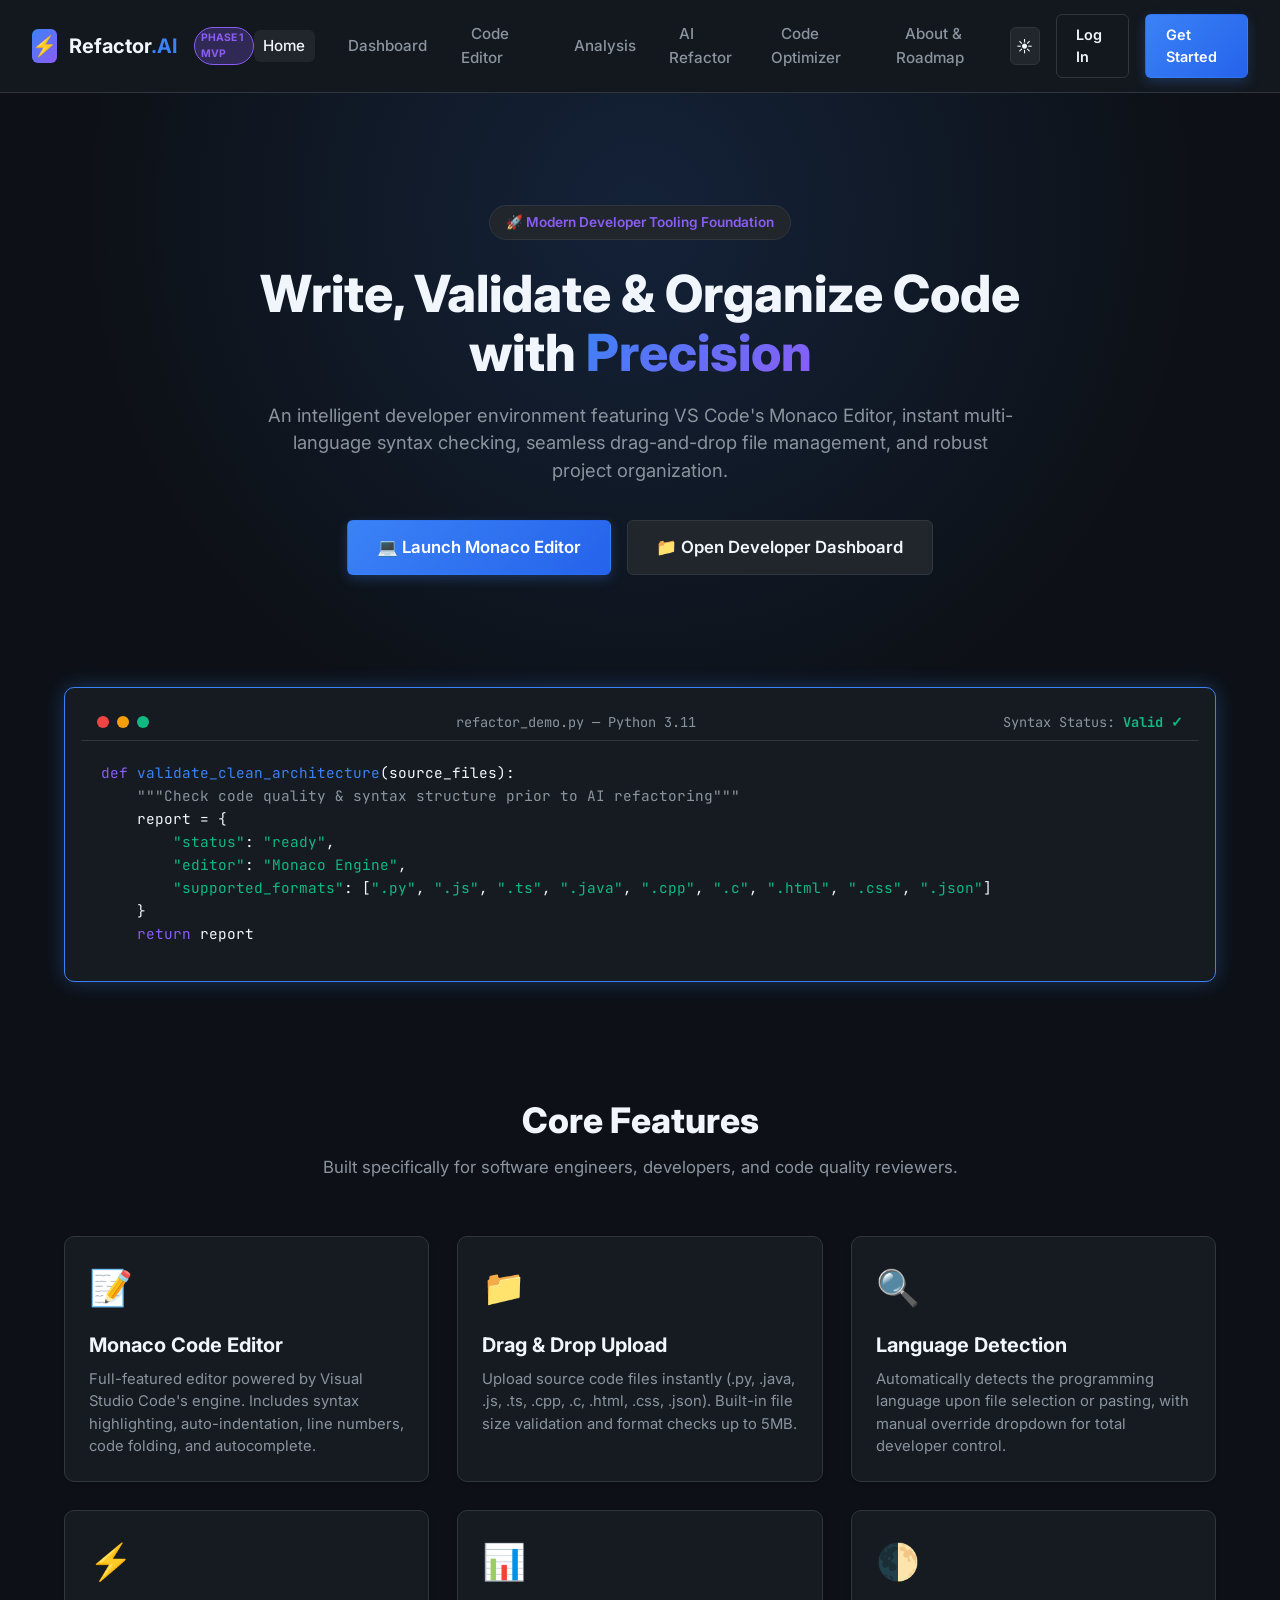
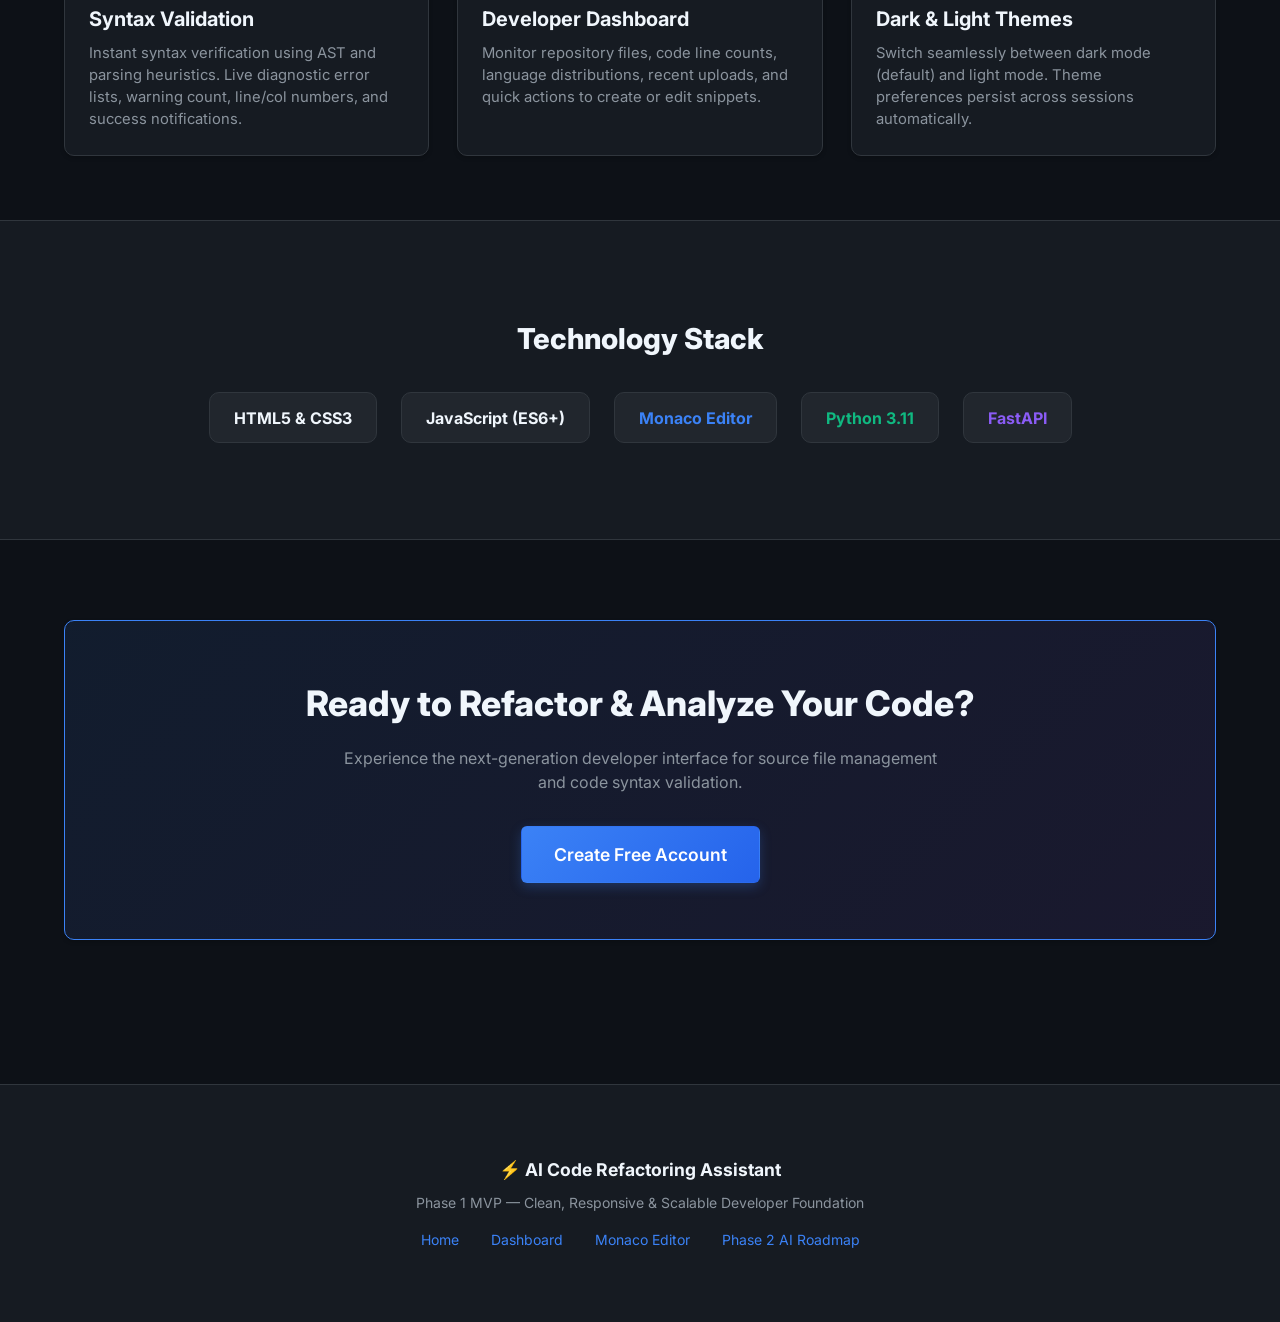
<file: frontend/index.html>
<!DOCTYPE html>
<html lang="en" data-theme="dark">
<head>
  <meta charset="UTF-8">
  <meta name="viewport" content="width=device-width, initial-scale=1.0">
  <title>AI Code Refactoring Assistant - Developer Code Platform</title>
  <meta name="description" content="Elevate your code quality with an online Monaco editor, automated language detection, multi-language syntax validation, and file management.">
  <link rel="stylesheet" href="css/main.css">
  <link rel="preconnect" href="https://fonts.googleapis.com">
  <link rel="preconnect" href="https://fonts.gstatic.com" crossorigin>
  <link href="https://fonts.googleapis.com/css2?family=Inter:wght@400;500;600;700;800&family=JetBrains+Mono:wght@400;500;700&display=swap" rel="stylesheet">
</head>
<body>

  <!-- Navigation Bar -->
  <nav class="navbar">
    <a href="index.html" class="nav-brand">
      <div class="brand-icon">⚡</div>
      <span>Refactor<span style="color: var(--primary-blue)">.AI</span></span>
      <span class="brand-badge">Phase 1 MVP</span>
    </a>

    <ul class="nav-links">
      <li><a href="index.html" class="nav-link active">Home</a></li>
      <li><a href="dashboard.html" class="nav-link">Dashboard</a></li>
      <li><a href="editor.html" class="nav-link">Code Editor</a></li>
      <li><a href="analysis-dashboard.html" class="nav-link">Analysis</a></li>
      <li><a href="ai-refactor.html" class="nav-link">AI Refactor</a></li>
      <li><a href="optimizer.html" class="nav-link">Code Optimizer</a></li>
      <li><a href="about.html" class="nav-link">About & Roadmap</a></li>
    </ul>

    <div class="nav-actions">
      <button class="theme-toggle-btn" id="theme-toggle-nav" title="Switch Theme">☀️</button>
      <a href="login.html" class="btn btn-outline">Log In</a>
      <a href="register.html" class="btn btn-primary">Get Started</a>
      <button class="mobile-menu-btn" aria-label="Toggle navigation menu">☰</button>
    </div>
  </nav>

  <!-- Hero Section -->
  <header style="padding: 5rem 1.5rem; text-align: center; background: radial-gradient(circle at 50% 20%, rgba(59, 130, 246, 0.15), transparent 70%);">
    <div class="container" style="max-width: 900px;">
      <div style="display: inline-flex; align-items: center; gap: 0.5rem; padding: 0.4rem 1rem; background-color: var(--bg-tertiary); border: 1px solid var(--border-color); border-radius: var(--radius-full); font-size: 0.85rem; color: var(--accent-purple); font-weight: 600; margin-bottom: 1.5rem;">
        🚀 Modern Developer Tooling Foundation
      </div>
      <h1 style="font-size: 3.2rem; font-weight: 800; line-height: 1.15; margin-bottom: 1.25rem;">
        Write, Validate & Organize Code with <span style="background: linear-gradient(135deg, var(--primary-blue), var(--accent-purple)); -webkit-background-clip: text; -webkit-text-fill-color: transparent;">Precision</span>
      </h1>
      <p style="font-size: 1.15rem; color: var(--text-muted); margin-bottom: 2.25rem; max-width: 750px; margin-left: auto; margin-right: auto;">
        An intelligent developer environment featuring VS Code's Monaco Editor, instant multi-language syntax checking, seamless drag-and-drop file management, and robust project organization.
      </p>

      <div style="display: flex; gap: 1rem; justify-content: center; flex-wrap: wrap;">
        <a href="editor.html" class="btn btn-primary" style="padding: 0.85rem 1.8rem; font-size: 1.05rem;">
          <span>💻 Launch Monaco Editor</span>
        </a>
        <a href="dashboard.html" class="btn btn-secondary" style="padding: 0.85rem 1.8rem; font-size: 1.05rem;">
          <span>📁 Open Developer Dashboard</span>
        </a>
      </div>
    </div>
  </header>

  <!-- Interactive Code Workspace Preview Banner -->
  <section class="container" style="margin-top: -2rem;">
    <div class="card" style="padding: 1rem; background-color: var(--bg-secondary); border-color: var(--primary-blue); box-shadow: var(--shadow-glow);">
      <div style="display: flex; align-items: center; justify-content: space-between; padding: 0.5rem 1rem; border-bottom: 1px solid var(--border-color); font-family: var(--font-mono); font-size: 0.85rem; color: var(--text-muted);">
        <div style="display: flex; gap: 0.5rem;">
          <span style="width: 12px; height: 12px; border-radius: 50%; background: #ef4444; display: inline-block;"></span>
          <span style="width: 12px; height: 12px; border-radius: 50%; background: #f59e0b; display: inline-block;"></span>
          <span style="width: 12px; height: 12px; border-radius: 50%; background: #10b981; display: inline-block;"></span>
        </div>
        <div>refactor_demo.py — Python 3.11</div>
        <div>Syntax Status: <span style="color: var(--success-green); font-weight: 700;">Valid ✓</span></div>
      </div>
      <pre style="padding: 1.25rem; font-family: var(--font-mono); font-size: 0.9rem; overflow-x: auto; color: var(--text-main); line-height: 1.6;">
<span style="color: #8b5cf6;">def</span> <span style="color: #3b82f6;">validate_clean_architecture</span>(source_files):
    <span style="color: #8b949e;">"""Check code quality & syntax structure prior to AI refactoring"""</span>
    report = {
        <span style="color: #10b981;">"status"</span>: <span style="color: #10b981;">"ready"</span>,
        <span style="color: #10b981;">"editor"</span>: <span style="color: #10b981;">"Monaco Engine"</span>,
        <span style="color: #10b981;">"supported_formats"</span>: [<span style="color: #10b981;">".py"</span>, <span style="color: #10b981;">".js"</span>, <span style="color: #10b981;">".ts"</span>, <span style="color: #10b981;">".java"</span>, <span style="color: #10b981;">".cpp"</span>, <span style="color: #10b981;">".c"</span>, <span style="color: #10b981;">".html"</span>, <span style="color: #10b981;">".css"</span>, <span style="color: #10b981;">".json"</span>]
    }
    <span style="color: #8b5cf6;">return</span> report</pre>
    </div>
  </section>

  <!-- Core Features Section -->
  <section class="container" style="padding-top: 5rem; padding-bottom: 4rem;">
    <div style="text-align: center; margin-bottom: 3.5rem;">
      <h2 style="font-size: 2.2rem; font-weight: 800; margin-bottom: 0.5rem;">Core Features</h2>
      <p style="color: var(--text-muted); font-size: 1.05rem;">Built specifically for software engineers, developers, and code quality reviewers.</p>
    </div>

    <div style="display: grid; grid-template-columns: repeat(auto-fit, minmax(300px, 1fr)); gap: 1.75rem;">
      
      <div class="card">
        <div style="font-size: 2.2rem; margin-bottom: 1rem; color: var(--primary-blue);">📝</div>
        <h3 style="font-size: 1.25rem; font-weight: 700; margin-bottom: 0.5rem;">Monaco Code Editor</h3>
        <p style="color: var(--text-muted); font-size: 0.925rem;">
          Full-featured editor powered by Visual Studio Code's engine. Includes syntax highlighting, auto-indentation, line numbers, code folding, and autocomplete.
        </p>
      </div>

      <div class="card">
        <div style="font-size: 2.2rem; margin-bottom: 1rem; color: var(--accent-purple);">📁</div>
        <h3 style="font-size: 1.25rem; font-weight: 700; margin-bottom: 0.5rem;">Drag & Drop Upload</h3>
        <p style="color: var(--text-muted); font-size: 0.925rem;">
          Upload source code files instantly (.py, .java, .js, .ts, .cpp, .c, .html, .css, .json). Built-in file size validation and format checks up to 5MB.
        </p>
      </div>

      <div class="card">
        <div style="font-size: 2.2rem; margin-bottom: 1rem; color: var(--success-green);">🔍</div>
        <h3 style="font-size: 1.25rem; font-weight: 700; margin-bottom: 0.5rem;">Language Detection</h3>
        <p style="color: var(--text-muted); font-size: 0.925rem;">
          Automatically detects the programming language upon file selection or pasting, with manual override dropdown for total developer control.
        </p>
      </div>

      <div class="card">
        <div style="font-size: 2.2rem; margin-bottom: 1rem; color: var(--warning-amber);">⚡</div>
        <h3 style="font-size: 1.25rem; font-weight: 700; margin-bottom: 0.5rem;">Syntax Validation</h3>
        <p style="color: var(--text-muted); font-size: 0.925rem;">
          Instant syntax verification using AST and parsing heuristics. Live diagnostic error lists, warning count, line/col numbers, and success notifications.
        </p>
      </div>

      <div class="card">
        <div style="font-size: 2.2rem; margin-bottom: 1rem; color: var(--primary-blue);">📊</div>
        <h3 style="font-size: 1.25rem; font-weight: 700; margin-bottom: 0.5rem;">Developer Dashboard</h3>
        <p style="color: var(--text-muted); font-size: 0.925rem;">
          Monitor repository files, code line counts, language distributions, recent uploads, and quick actions to create or edit snippets.
        </p>
      </div>

      <div class="card">
        <div style="font-size: 2.2rem; margin-bottom: 1rem; color: var(--accent-purple);">🌓</div>
        <h3 style="font-size: 1.25rem; font-weight: 700; margin-bottom: 0.5rem;">Dark & Light Themes</h3>
        <p style="color: var(--text-muted); font-size: 0.925rem;">
          Switch seamlessly between dark mode (default) and light mode. Theme preferences persist across sessions automatically.
        </p>
      </div>

    </div>
  </section>

  <!-- Technology Stack Badges -->
  <section style="background-color: var(--bg-secondary); border-top: 1px solid var(--border-color); border-bottom: 1px solid var(--border-color); padding: 4rem 1.5rem;">
    <div class="container" style="text-align: center;">
      <h2 style="font-size: 1.8rem; font-weight: 800; margin-bottom: 2rem;">Technology Stack</h2>
      
      <div style="display: flex; justify-content: center; align-items: center; gap: 1.5rem; flex-wrap: wrap;">
        <div style="padding: 0.8rem 1.5rem; background-color: var(--bg-tertiary); border: 1px solid var(--border-color); border-radius: var(--radius-md); font-weight: 700;">HTML5 & CSS3</div>
        <div style="padding: 0.8rem 1.5rem; background-color: var(--bg-tertiary); border: 1px solid var(--border-color); border-radius: var(--radius-md); font-weight: 700;">JavaScript (ES6+)</div>
        <div style="padding: 0.8rem 1.5rem; background-color: var(--bg-tertiary); border: 1px solid var(--border-color); border-radius: var(--radius-md); font-weight: 700; color: var(--primary-blue);">Monaco Editor</div>
        <div style="padding: 0.8rem 1.5rem; background-color: var(--bg-tertiary); border: 1px solid var(--border-color); border-radius: var(--radius-md); font-weight: 700; color: var(--success-green);">Python 3.11</div>
        <div style="padding: 0.8rem 1.5rem; background-color: var(--bg-tertiary); border: 1px solid var(--border-color); border-radius: var(--radius-md); font-weight: 700; color: var(--accent-purple);">FastAPI</div>
      </div>
    </div>
  </section>

  <!-- CTA Section -->
  <section class="container" style="padding: 5rem 1.5rem; text-align: center;">
    <div class="card" style="padding: 3.5rem 2rem; background: linear-gradient(135deg, rgba(59, 130, 246, 0.1), rgba(139, 92, 246, 0.1)); border-color: var(--primary-blue);">
      <h2 style="font-size: 2.2rem; font-weight: 800; margin-bottom: 1rem;">Ready to Refactor & Analyze Your Code?</h2>
      <p style="color: var(--text-muted); max-width: 600px; margin: 0 auto 2rem auto;">
        Experience the next-generation developer interface for source file management and code syntax validation.
      </p>
      <a href="register.html" class="btn btn-primary" style="padding: 0.9rem 2rem; font-size: 1.1rem;">Create Free Account</a>
    </div>
  </section>

  <!-- Footer -->
  <footer class="footer">
    <div class="container">
      <div style="font-weight: 700; font-size: 1.1rem; color: var(--text-main); margin-bottom: 0.5rem;">
        ⚡ AI Code Refactoring Assistant
      </div>
      <p>Phase 1 MVP — Clean, Responsive & Scalable Developer Foundation</p>
      <ul class="footer-links">
        <li><a href="index.html">Home</a></li>
        <li><a href="dashboard.html">Dashboard</a></li>
        <li><a href="editor.html">Monaco Editor</a></li>
        <li><a href="about.html">Phase 2 AI Roadmap</a></li>
      </ul>
    </div>
  </footer>

  <script src="js/api.js"></script>
  <script src="js/app.js"></script>
</body>
</html>
</file>
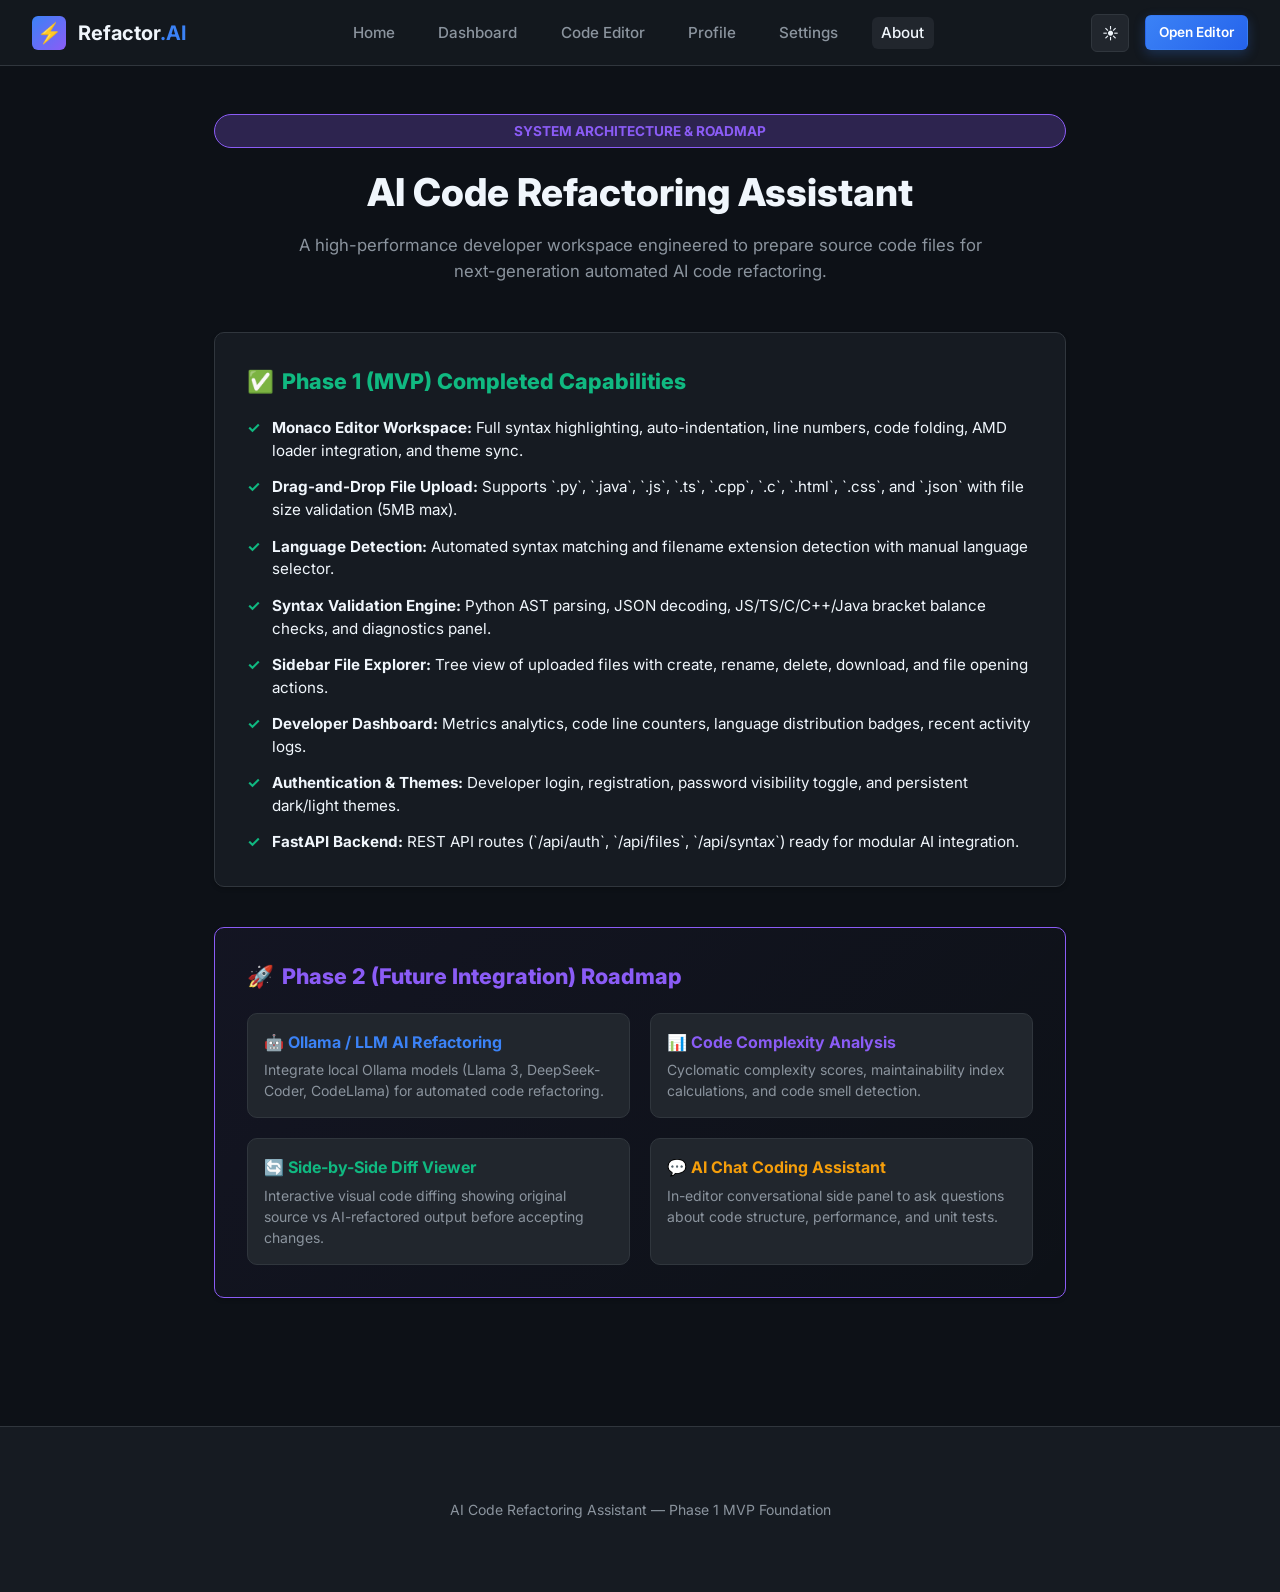
<file: frontend/about.html>
<!DOCTYPE html>
<html lang="en" data-theme="dark">
<head>
  <meta charset="UTF-8">
  <meta name="viewport" content="width=device-width, initial-scale=1.0">
  <title>About & Phase 2 Roadmap - AI Code Refactoring Assistant</title>
  <link rel="stylesheet" href="css/main.css">
  <link rel="preconnect" href="https://fonts.googleapis.com">
  <link rel="preconnect" href="https://fonts.gstatic.com" crossorigin>
  <link href="https://fonts.googleapis.com/css2?family=Inter:wght@400;500;600;700;800&family=JetBrains+Mono:wght@400;500;700&display=swap" rel="stylesheet">
</head>
<body>

  <!-- Navigation Bar -->
  <nav class="navbar">
    <a href="index.html" class="nav-brand">
      <div class="brand-icon">⚡</div>
      <span>Refactor<span style="color: var(--primary-blue)">.AI</span></span>
    </a>

    <ul class="nav-links">
      <li><a href="index.html" class="nav-link">Home</a></li>
      <li><a href="dashboard.html" class="nav-link">Dashboard</a></li>
      <li><a href="editor.html" class="nav-link">Code Editor</a></li>
      <li><a href="profile.html" class="nav-link">Profile</a></li>
      <li><a href="settings.html" class="nav-link">Settings</a></li>
      <li><a href="about.html" class="nav-link active">About</a></li>
    </ul>

    <div class="nav-actions">
      <button class="theme-toggle-btn" title="Switch Theme">☀️</button>
      <a href="editor.html" class="btn btn-primary" style="padding: 0.4rem 0.8rem; font-size: 0.85rem;">Open Editor</a>
    </div>
  </nav>

  <main class="container" style="max-width: 900px; padding-top: 3rem; padding-bottom: 4rem;">
    <!-- Header -->
    <div style="text-align: center; margin-bottom: 3rem;">
      <div class="brand-badge" style="margin: 0 auto 1rem auto; padding: 0.35rem 0.85rem; font-size: 0.85rem;">System Architecture & Roadmap</div>
      <h1 style="font-size: 2.4rem; font-weight: 800; margin-bottom: 0.75rem;">AI Code Refactoring Assistant</h1>
      <p style="color: var(--text-muted); font-size: 1.05rem; max-width: 700px; margin: 0 auto;">
        A high-performance developer workspace engineered to prepare source code files for next-generation automated AI code refactoring.
      </p>
    </div>

    <!-- Phase 1 Deliverables Section -->
    <div class="card" style="padding: 2rem; margin-bottom: 2.5rem;">
      <h2 style="font-size: 1.35rem; font-weight: 800; color: var(--success-green); display: flex; align-items: center; gap: 0.5rem; margin-bottom: 1.25rem;">
        <span>✅</span> <span>Phase 1 (MVP) Completed Capabilities</span>
      </h2>
      <ul style="list-style: none; display: flex; flex-direction: column; gap: 0.85rem; font-size: 0.95rem;">
        <li style="display: flex; gap: 0.75rem; align-items: flex-start;">
          <span style="color: var(--success-green); font-weight: 700;">✓</span>
          <span><strong>Monaco Editor Workspace:</strong> Full syntax highlighting, auto-indentation, line numbers, code folding, AMD loader integration, and theme sync.</span>
        </li>
        <li style="display: flex; gap: 0.75rem; align-items: flex-start;">
          <span style="color: var(--success-green); font-weight: 700;">✓</span>
          <span><strong>Drag-and-Drop File Upload:</strong> Supports `.py`, `.java`, `.js`, `.ts`, `.cpp`, `.c`, `.html`, `.css`, and `.json` with file size validation (5MB max).</span>
        </li>
        <li style="display: flex; gap: 0.75rem; align-items: flex-start;">
          <span style="color: var(--success-green); font-weight: 700;">✓</span>
          <span><strong>Language Detection:</strong> Automated syntax matching and filename extension detection with manual language selector.</span>
        </li>
        <li style="display: flex; gap: 0.75rem; align-items: flex-start;">
          <span style="color: var(--success-green); font-weight: 700;">✓</span>
          <span><strong>Syntax Validation Engine:</strong> Python AST parsing, JSON decoding, JS/TS/C/C++/Java bracket balance checks, and diagnostics panel.</span>
        </li>
        <li style="display: flex; gap: 0.75rem; align-items: flex-start;">
          <span style="color: var(--success-green); font-weight: 700;">✓</span>
          <span><strong>Sidebar File Explorer:</strong> Tree view of uploaded files with create, rename, delete, download, and file opening actions.</span>
        </li>
        <li style="display: flex; gap: 0.75rem; align-items: flex-start;">
          <span style="color: var(--success-green); font-weight: 700;">✓</span>
          <span><strong>Developer Dashboard:</strong> Metrics analytics, code line counters, language distribution badges, recent activity logs.</span>
        </li>
        <li style="display: flex; gap: 0.75rem; align-items: flex-start;">
          <span style="color: var(--success-green); font-weight: 700;">✓</span>
          <span><strong>Authentication & Themes:</strong> Developer login, registration, password visibility toggle, and persistent dark/light themes.</span>
        </li>
        <li style="display: flex; gap: 0.75rem; align-items: flex-start;">
          <span style="color: var(--success-green); font-weight: 700;">✓</span>
          <span><strong>FastAPI Backend:</strong> REST API routes (`/api/auth`, `/api/files`, `/api/syntax`) ready for modular AI integration.</span>
        </li>
      </ul>
    </div>

    <!-- Phase 2 Roadmap Section -->
    <div class="card" style="padding: 2rem; border-color: var(--accent-purple); background: linear-gradient(135deg, rgba(139, 92, 246, 0.05), transparent);">
      <h2 style="font-size: 1.35rem; font-weight: 800; color: var(--accent-purple); display: flex; align-items: center; gap: 0.5rem; margin-bottom: 1.25rem;">
        <span>🚀</span> <span>Phase 2 (Future Integration) Roadmap</span>
      </h2>
      <div style="display: grid; grid-template-columns: repeat(auto-fit, minmax(260px, 1fr)); gap: 1.25rem;">
        
        <div style="padding: 1rem; background-color: var(--bg-tertiary); border-radius: var(--radius-md); border: 1px solid var(--border-color);">
          <div style="font-weight: 700; color: var(--primary-blue); margin-bottom: 0.35rem;">🤖 Ollama / LLM AI Refactoring</div>
          <div style="font-size: 0.875rem; color: var(--text-muted);">Integrate local Ollama models (Llama 3, DeepSeek-Coder, CodeLlama) for automated code refactoring.</div>
        </div>

        <div style="padding: 1rem; background-color: var(--bg-tertiary); border-radius: var(--radius-md); border: 1px solid var(--border-color);">
          <div style="font-weight: 700; color: var(--accent-purple); margin-bottom: 0.35rem;">📊 Code Complexity Analysis</div>
          <div style="font-size: 0.875rem; color: var(--text-muted);">Cyclomatic complexity scores, maintainability index calculations, and code smell detection.</div>
        </div>

        <div style="padding: 1rem; background-color: var(--bg-tertiary); border-radius: var(--radius-md); border: 1px solid var(--border-color);">
          <div style="font-weight: 700; color: var(--success-green); margin-bottom: 0.35rem;">🔄 Side-by-Side Diff Viewer</div>
          <div style="font-size: 0.875rem; color: var(--text-muted);">Interactive visual code diffing showing original source vs AI-refactored output before accepting changes.</div>
        </div>

        <div style="padding: 1rem; background-color: var(--bg-tertiary); border-radius: var(--radius-md); border: 1px solid var(--border-color);">
          <div style="font-weight: 700; color: var(--warning-amber); margin-bottom: 0.35rem;">💬 AI Chat Coding Assistant</div>
          <div style="font-size: 0.875rem; color: var(--text-muted);">In-editor conversational side panel to ask questions about code structure, performance, and unit tests.</div>
        </div>

      </div>
    </div>

  </main>

  <footer class="footer">
    <div class="container">
      <p>AI Code Refactoring Assistant — Phase 1 MVP Foundation</p>
    </div>
  </footer>

  <script src="js/api.js"></script>
  <script src="js/app.js"></script>
</body>
</html>
</file>
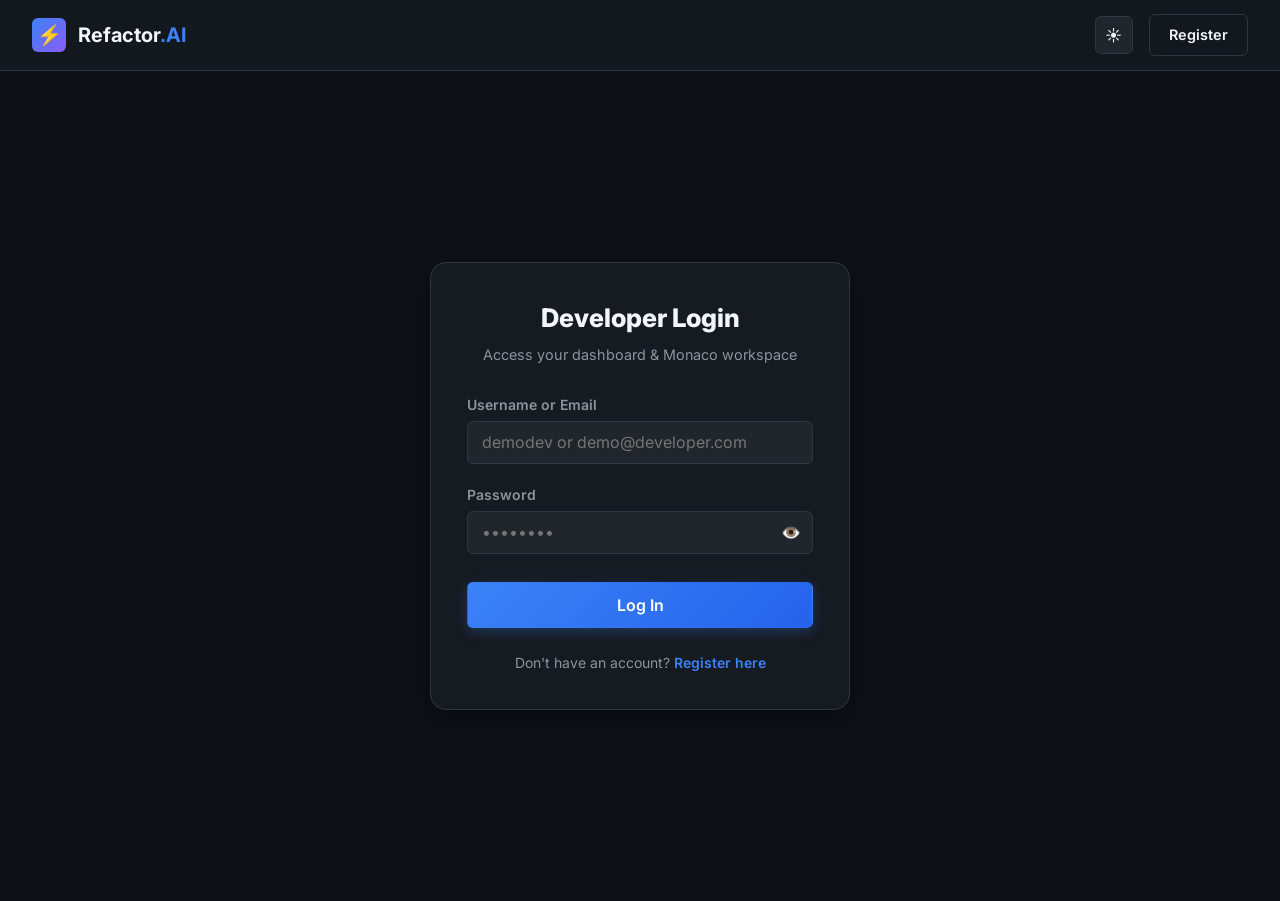
<file: frontend/login.html>
<!DOCTYPE html>
<html lang="en" data-theme="dark">
<head>
  <meta charset="UTF-8">
  <meta name="viewport" content="width=device-width, initial-scale=1.0">
  <title>Login - AI Code Refactoring Assistant</title>
  <link rel="stylesheet" href="css/main.css">
  <link rel="preconnect" href="https://fonts.googleapis.com">
  <link rel="preconnect" href="https://fonts.gstatic.com" crossorigin>
  <link href="https://fonts.googleapis.com/css2?family=Inter:wght@400;500;600;700;800&family=JetBrains+Mono:wght@400;500;700&display=swap" rel="stylesheet">
  <style>
    .auth-container {
      min-height: calc(100vh - 70px);
      display: flex;
      align-items: center;
      justify-content: center;
      padding: 2rem 1.5rem;
    }
    .auth-card {
      width: 100%;
      max-width: 420px;
      padding: 2.25rem;
      background-color: var(--bg-card);
      border: 1px solid var(--border-color);
      border-radius: var(--radius-lg);
      box-shadow: var(--shadow-lg);
    }
    .form-group {
      margin-bottom: 1.25rem;
    }
    .form-label {
      display: block;
      font-size: 0.875rem;
      font-weight: 600;
      color: var(--text-muted);
      margin-bottom: 0.4rem;
    }
    .form-input {
      width: 100%;
      padding: 0.65rem 0.85rem;
      background-color: var(--bg-tertiary);
      border: 1px solid var(--border-color);
      border-radius: var(--radius-sm);
      color: var(--text-main);
      outline: none;
      transition: border-color 0.2s ease;
    }
    .form-input:focus {
      border-color: var(--primary-blue);
      box-shadow: 0 0 0 2px var(--primary-blue-glow);
    }
    .input-with-icon {
      position: relative;
    }
    .password-toggle {
      position: absolute;
      right: 0.75rem;
      top: 50%;
      transform: translateY(-50%);
      cursor: pointer;
      font-size: 1rem;
      color: var(--text-muted);
      user-select: none;
    }
    .error-alert {
      padding: 0.75rem 1rem;
      background-color: rgba(239, 68, 68, 0.15);
      border: 1px solid var(--danger-red);
      color: var(--danger-red);
      border-radius: var(--radius-sm);
      font-size: 0.85rem;
      margin-bottom: 1.25rem;
      display: none;
    }
  </style>
</head>
<body>

  <nav class="navbar">
    <a href="index.html" class="nav-brand">
      <div class="brand-icon">⚡</div>
      <span>Refactor<span style="color: var(--primary-blue)">.AI</span></span>
    </a>
    <div class="nav-actions">
      <button class="theme-toggle-btn" title="Switch Theme">☀️</button>
      <a href="register.html" class="btn btn-outline">Register</a>
    </div>
  </nav>

  <div class="auth-container">
    <div class="auth-card">
      <div style="text-align: center; margin-bottom: 1.75rem;">
        <h1 style="font-size: 1.6rem; font-weight: 800; margin-bottom: 0.4rem;">Developer Login</h1>
        <p style="color: var(--text-muted); font-size: 0.9rem;">Access your dashboard & Monaco workspace</p>
      </div>

      <div id="auth-error" class="error-alert"></div>

      <form id="login-form">
        <div class="form-group">
          <label class="form-label" for="username-email">Username or Email</label>
          <input type="text" id="username-email" class="form-input" placeholder="demodev or demo@developer.com" required>
        </div>

        <div class="form-group">
          <label class="form-label" for="password">Password</label>
          <div class="input-with-icon">
            <input type="password" id="password" class="form-input" placeholder="••••••••" required>
            <span class="password-toggle" title="Toggle Password Visibility">👁️</span>
          </div>
        </div>

        <button type="submit" class="btn btn-primary" style="width: 100%; padding: 0.75rem; font-size: 1rem; margin-top: 0.5rem;">Log In</button>
      </form>

      <div style="text-align: center; margin-top: 1.5rem; font-size: 0.875rem; color: var(--text-muted);">
        Don't have an account? <a href="register.html" style="font-weight: 600;">Register here</a>
      </div>
    </div>
  </div>

  <script src="js/api.js"></script>
  <script src="js/app.js"></script>
  <script src="js/auth.js"></script>
</body>
</html>
</file>
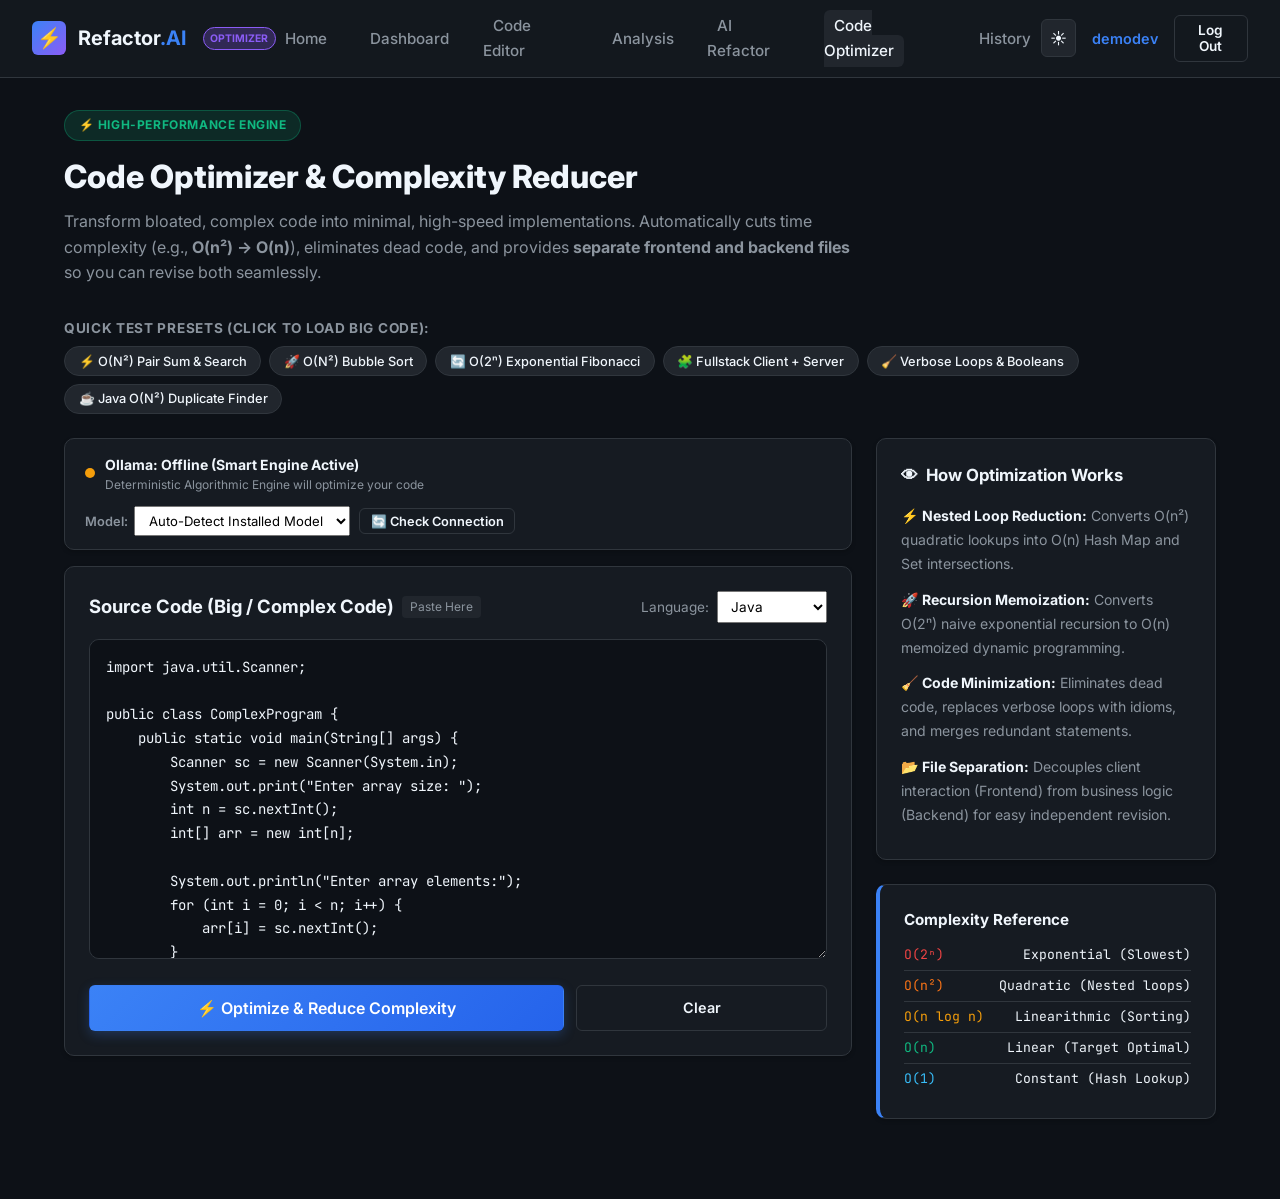
<file: frontend/optimizer.html>
<!DOCTYPE html>
<html lang="en" data-theme="dark">
<head>
  <meta charset="UTF-8">
  <meta name="viewport" content="width=device-width, initial-scale=1.0">
  <title>Code Optimizer &amp; Complexity Reducer - Refactor.AI</title>
  <meta name="description" content="Optimize big and complex code to minimal, readable code with reduced time complexity. Automatically separates frontend and backend files for easy revision.">
  <link rel="stylesheet" href="css/main.css">
  <link rel="stylesheet" href="css/dashboard.css">
  <link rel="stylesheet" href="css/diff.css">
  <link rel="stylesheet" href="css/optimizer.css">
  <link rel="preconnect" href="https://fonts.googleapis.com">
  <link rel="preconnect" href="https://fonts.gstatic.com" crossorigin>
  <link href="https://fonts.googleapis.com/css2?family=Inter:wght@400;500;600;700;800&family=JetBrains+Mono:wght@400;500;700&display=swap" rel="stylesheet">
</head>
<body>
  <!-- Global Navigation Bar -->
  <nav class="navbar">
    <a href="index.html" class="nav-brand">
      <div class="brand-icon">&#9889;</div>
      <span>Refactor<span style="color: var(--primary-blue)">.AI</span></span>
      <span class="brand-badge">Optimizer</span>
    </a>
    <ul class="nav-links">
      <li><a href="index.html" class="nav-link">Home</a></li>
      <li><a href="dashboard.html" class="nav-link">Dashboard</a></li>
      <li><a href="editor.html" class="nav-link">Code Editor</a></li>
      <li><a href="analysis-dashboard.html" class="nav-link">Analysis</a></li>
      <li><a href="ai-refactor.html" class="nav-link">AI Refactor</a></li>
      <li><a href="optimizer.html" class="nav-link active">Code Optimizer</a></li>
      <li><a href="history.html" class="nav-link">History</a></li>
    </ul>
    <div class="nav-actions">
      <button class="theme-toggle-btn" title="Switch Theme">&#9728;&#65039;</button>
      <span id="nav-user-badge" style="font-weight:600;font-size:0.9rem;color:var(--primary-blue);">demodev</span>
      <button id="logout-btn" class="btn btn-outline" style="padding:0.4rem 0.8rem;font-size:0.85rem;">Log Out</button>
      <button class="mobile-menu-btn">&#9776;</button>
    </div>
  </nav>

  <main class="container" style="padding-top:2rem;padding-bottom:5rem;">
    <!-- Hero / Header -->
    <div class="optimizer-hero">
      <div class="optimizer-badge">&#9889; High-Performance Engine</div>
      <h1 style="font-size:2rem;font-weight:800;margin-bottom:0.5rem;display:flex;align-items:center;gap:0.75rem;">
        <span>Code Optimizer &amp; Complexity Reducer</span>
      </h1>
      <p style="color:var(--text-muted);font-size:1rem;max-width:800px;line-height:1.6;">
        Transform bloated, complex code into minimal, high-speed implementations. Automatically cuts time complexity (e.g., <strong>O(n²) &rarr; O(n)</strong>), eliminates dead code, and provides <strong>separate frontend and backend files</strong> so you can revise both seamlessly.
      </p>
    </div>

    <!-- Quick Presets -->
    <div style="margin-bottom:1.5rem;">
      <div style="font-size:0.85rem;font-weight:700;color:var(--text-muted);margin-bottom:0.5rem;text-transform:uppercase;letter-spacing:0.05em;">
        Quick Test Presets (Click to load big code):
      </div>
      <div class="presets-container" id="presets-list">
        <!-- Populated by optimizer.js -->
      </div>
    </div>

    <!-- Main Workspace Grid -->
    <div class="optimizer-grid">
      <!-- LEFT: Code Input & Action -->
      <div>
        <!-- Ollama AI Integration & Status Bar -->
        <div class="card" style="padding:0.85rem 1.25rem;margin-bottom:1rem;background:var(--bg-secondary);border:1px solid var(--border-color);display:flex;align-items:center;justify-content:space-between;flex-wrap:wrap;gap:0.75rem;">
          <div style="display:flex;align-items:center;gap:0.6rem;">
            <span id="ollama-status-dot" style="display:inline-block;width:10px;height:10px;border-radius:50%;background:#eab308;" title="Checking Ollama..."></span>
            <div>
              <span id="ollama-status-label" style="font-weight:700;font-size:0.875rem;color:var(--text-main);">Ollama: Detecting...</span>
              <span id="ollama-status-sub" style="font-size:0.75rem;color:var(--text-muted);display:block;">Local AI engine for code optimization</span>
            </div>
          </div>
          <div style="display:flex;align-items:center;gap:0.6rem;flex-wrap:wrap;">
            <div style="display:flex;align-items:center;gap:0.4rem;">
              <label for="optimizer-model" style="font-size:0.8rem;color:var(--text-muted);font-weight:600;">Model:</label>
              <select id="optimizer-model" class="select-input" style="padding:0.3rem 0.6rem;font-size:0.82rem;min-width:160px;">
                <option value="auto">Auto-Detect Installed Model</option>
                <option value="qwen2.5-coder">Qwen2.5-Coder (Default)</option>
                <option value="deepseek-coder">DeepSeek-Coder</option>
                <option value="codellama">CodeLlama</option>
                <option value="llama3">Llama 3</option>
              </select>
            </div>
            <button id="btn-refresh-ollama" class="btn btn-outline" style="padding:0.3rem 0.65rem;font-size:0.8rem;" title="Refresh models from Ollama server">
              &#128260; Check Connection
            </button>
          </div>
        </div>

        <div class="card" style="padding:1.5rem;margin-bottom:1.5rem;">
          <div style="display:flex;justify-content:space-between;align-items:center;margin-bottom:1rem;flex-wrap:wrap;gap:0.75rem;">
            <div style="display:flex;align-items:center;gap:0.5rem;">
              <h2 style="font-size:1.15rem;font-weight:700;">Source Code (Big / Complex Code)</h2>
              <span style="font-size:0.75rem;padding:0.15rem 0.5rem;border-radius:4px;background:var(--bg-tertiary);color:var(--text-muted);">Paste Here</span>
            </div>
            <div style="display:flex;gap:0.5rem;align-items:center;">
              <label for="optimizer-lang" style="font-size:0.85rem;color:var(--text-muted);">Language:</label>
              <select id="optimizer-lang" class="select-input" style="padding:0.35rem 0.6rem;font-size:0.85rem;">
                <option value="python">Python</option>
                <option value="javascript">JavaScript</option>
                <option value="typescript">TypeScript</option>
                <option value="java">Java</option>
                <option value="cpp">C++</option>
                <option value="c">C</option>
              </select>
            </div>
          </div>

          <textarea id="optimizer-input" placeholder="Paste your big code snippet here... (e.g. nested loops, recursive functions, or fullstack code)" style="width:100%;height:320px;padding:1rem;background:var(--bg-primary);color:var(--text-main);border:1px solid var(--border-color);border-radius:var(--radius-md);font-family:var(--font-mono);font-size:0.875rem;line-height:1.7;resize:vertical;outline:none;tab-size:4;"></textarea>

          <div style="display:flex;gap:0.75rem;margin-top:1.25rem;flex-wrap:wrap;">
            <button id="btn-run-optimizer" class="btn btn-primary" style="flex:2;min-width:200px;font-size:1rem;padding:0.75rem 1.25rem;">
              <span>&#9889; Optimize &amp; Reduce Complexity</span>
            </button>
            <button id="btn-clear-optimizer" class="btn btn-outline" style="flex:1;min-width:100px;padding:0.75rem 1rem;">
              Clear
            </button>
          </div>
        </div>

        <!-- RESULTS SECTION (Initially hidden) -->
        <div id="optimizer-results" style="display:none;">
          <!-- Metrics Banner -->
          <div class="metrics-banner" style="grid-template-columns: repeat(auto-fit, minmax(180px, 1fr));">
            <div class="metric-card">
              <div class="metric-label">Time Complexity</div>
              <div class="metric-val" id="metric-complexity">
                <span class="badge-complexity-old">O(n²)</span> &rarr; <span class="badge-complexity-new">O(n)</span>
              </div>
              <div class="metric-sub" id="result-summary-text">Time complexity reduced.</div>
            </div>

            <div class="metric-card speedup">
              <div class="metric-label">Estimated Speedup</div>
              <div class="metric-val" id="metric-speedup" style="font-size:1.15rem;color:#f59e0b;">
                ~1,000x - 100,000x
              </div>
              <div class="metric-sub">Theoretical acceleration on large data</div>
            </div>

            <div class="metric-card reduction">
              <div class="metric-label">Code Minimality</div>
              <div class="metric-val" id="metric-reduction" style="color:#8b5cf6;">
                -45% smaller
              </div>
              <div class="metric-sub">Boilerplate &amp; redundancies eliminated</div>
            </div>

            <div class="metric-card engine" style="border-left: 3px solid #10b981;">
              <div class="metric-label">Optimizer Engine</div>
              <div class="metric-val" id="metric-engine" style="font-size:1.05rem;color:#10b981;">
                Ollama AI
              </div>
              <div class="metric-sub" id="metric-engine-sub">Deep algorithmic complexity reduction</div>
            </div>
          </div>


          <!-- Separation Notice -->
          <div class="separation-notice">
            <span style="font-size:1.5rem;">&#128193;</span>
            <div>
              <strong>Separated Revision Files Generated:</strong>
              <div id="separation-note-text" style="color:var(--text-muted);font-size:0.85rem;margin-top:0.2rem;">
                Review and revise the separate Frontend Client and Backend Service files in the tabs below.
              </div>
            </div>
          </div>

          <!-- Result Tabs -->
          <div class="card" style="padding:1.5rem;margin-bottom:1.5rem;">
            <div class="tabs-nav">
              <button class="tab-btn active" data-tab="optimized">
                <span>&#9889;</span> Optimized Code
              </button>
              <button class="tab-btn" data-tab="frontend">
                <span>&#127760;</span> Frontend File (Revise UI)
              </button>
              <button class="tab-btn" data-tab="backend">
                <span>&#9881;</span> Backend File (Revise API/Service)
              </button>
              <button class="tab-btn" data-tab="diff">
                <span>&#9878;</span> Side-by-Side Diff
              </button>
              <button class="tab-btn" data-tab="changes">
                <span>&#128221;</span> Optimization Breakdown
              </button>
            </div>

            <!-- Tab 1: Optimized Code -->
            <div class="tab-content-pane active" id="pane-optimized">
              <div class="code-box-header">
                <span style="font-weight:700;font-size:0.9rem;color:var(--text-main);">Consolidated Minimal Code</span>
                <div style="display:flex;gap:0.5rem;">
                  <button id="btn-copy-optimized" class="btn btn-outline" style="padding:0.4rem 0.8rem;font-size:0.85rem;">Copy</button>
                  <button id="btn-download-optimized" class="btn btn-outline" style="padding:0.4rem 0.8rem;font-size:0.85rem;">Download</button>
                  <button id="btn-send-to-editor" class="btn btn-primary" style="padding:0.4rem 0.8rem;font-size:0.85rem;">Open in Editor &rarr;</button>
                </div>
              </div>
              <pre class="code-box-pre" id="code-display-optimized"></pre>
            </div>

            <!-- Tab 2: Frontend File -->
            <div class="tab-content-pane" id="pane-frontend">
              <div class="code-box-header">
                <div>
                  <span style="font-weight:700;font-size:0.9rem;color:var(--text-main);">Frontend File (HTML5 / Client UI)</span>
                  <span style="font-size:0.8rem;color:var(--text-muted);margin-left:0.5rem;">frontend_app.html</span>
                </div>
                <div style="display:flex;gap:0.5rem;">
                  <button id="btn-copy-frontend" class="btn btn-outline" style="padding:0.4rem 0.8rem;font-size:0.85rem;">Copy Frontend File</button>
                  <button id="btn-download-frontend" class="btn btn-primary" style="padding:0.4rem 0.8rem;font-size:0.85rem;">Download .html</button>
                </div>
              </div>
              <pre class="code-box-pre" id="code-display-frontend"></pre>
            </div>

            <!-- Tab 3: Backend File -->
            <div class="tab-content-pane" id="pane-backend">
              <div class="code-box-header">
                <div>
                  <span style="font-weight:700;font-size:0.9rem;color:var(--text-main);">Backend File (Service &amp; Algorithm Module)</span>
                  <span style="font-size:0.8rem;color:var(--text-muted);margin-left:0.5rem;">backend_service.py</span>
                </div>
                <div style="display:flex;gap:0.5rem;">
                  <button id="btn-copy-backend" class="btn btn-outline" style="padding:0.4rem 0.8rem;font-size:0.85rem;">Copy Backend File</button>
                  <button id="btn-download-backend" class="btn btn-primary" style="padding:0.4rem 0.8rem;font-size:0.85rem;">Download Backend File</button>
                </div>
              </div>
              <pre class="code-box-pre" id="code-display-backend"></pre>
            </div>

            <!-- Tab 4: Side-by-Side Diff -->
            <div class="tab-content-pane" id="pane-diff">
              <div id="diff-view-mount"></div>
            </div>

            <!-- Tab 5: Changelog & Breakdown -->
            <div class="tab-content-pane" id="pane-changes">
              <div id="changes-list-mount"></div>
            </div>
          </div>
        </div>
      </div>

      <!-- RIGHT SIDEBAR: Info & Cheatsheet -->
      <div>
        <div class="card" style="padding:1.5rem;margin-bottom:1.5rem;">
          <h3 style="font-size:1.05rem;font-weight:700;margin-bottom:1rem;color:var(--text-main);display:flex;align-items:center;gap:0.5rem;">
            <span>&#128065;</span> How Optimization Works
          </h3>
          <ul style="list-style:none;padding:0;margin:0;font-size:0.88rem;color:var(--text-muted);line-height:1.7;">
            <li style="margin-bottom:0.75rem;">
              <strong style="color:var(--text-main);">&#9889; Nested Loop Reduction:</strong>
              Converts O(n²) quadratic lookups into O(n) Hash Map and Set intersections.
            </li>
            <li style="margin-bottom:0.75rem;">
              <strong style="color:var(--text-main);">&#128640; Recursion Memoization:</strong>
              Converts O(2ⁿ) naive exponential recursion to O(n) memoized dynamic programming.
            </li>
            <li style="margin-bottom:0.75rem;">
              <strong style="color:var(--text-main);">&#129529; Code Minimization:</strong>
              Eliminates dead code, replaces verbose loops with idioms, and merges redundant statements.
            </li>
            <li style="margin-bottom:0.5rem;">
              <strong style="color:var(--text-main);">&#128194; File Separation:</strong>
              Decouples client interaction (Frontend) from business logic (Backend) for easy independent revision.
            </li>
          </ul>
        </div>

        <div class="card" style="padding:1.5rem;border-left:4px solid var(--primary-blue);">
          <h4 style="font-size:0.95rem;font-weight:700;margin-bottom:0.5rem;color:var(--text-main);">Complexity Reference</h4>
          <div style="font-size:0.82rem;font-family:var(--font-mono);line-height:1.8;">
            <div style="display:flex;justify-content:space-between;border-bottom:1px solid var(--border-color);padding:0.2rem 0;">
              <span style="color:#ef4444;">O(2ⁿ)</span>
              <span>Exponential (Slowest)</span>
            </div>
            <div style="display:flex;justify-content:space-between;border-bottom:1px solid var(--border-color);padding:0.2rem 0;">
              <span style="color:#f97316;">O(n²)</span>
              <span>Quadratic (Nested loops)</span>
            </div>
            <div style="display:flex;justify-content:space-between;border-bottom:1px solid var(--border-color);padding:0.2rem 0;">
              <span style="color:#f59e0b;">O(n log n)</span>
              <span>Linearithmic (Sorting)</span>
            </div>
            <div style="display:flex;justify-content:space-between;border-bottom:1px solid var(--border-color);padding:0.2rem 0;">
              <span style="color:#10b981;">O(n)</span>
              <span>Linear (Target Optimal)</span>
            </div>
            <div style="display:flex;justify-content:space-between;padding:0.2rem 0;">
              <span style="color:#38bdf8;">O(1)</span>
              <span>Constant (Hash Lookup)</span>
            </div>
          </div>
        </div>
      </div>
    </div>
  </main>

  <script src="js/auth.js"></script>
  <script src="js/app.js"></script>
  <script src="js/optimizer.js"></script>
</body>
</html>
</file>
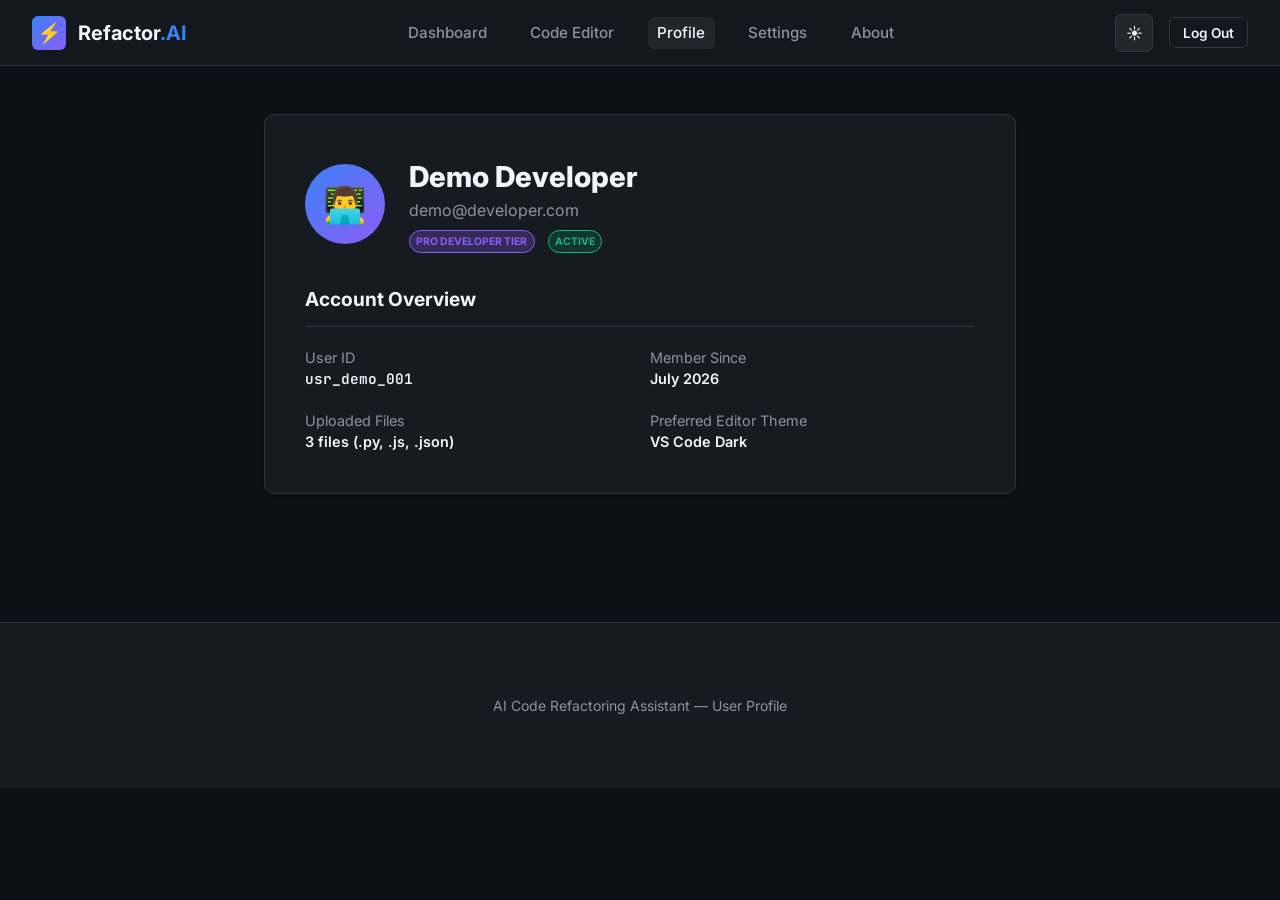
<file: frontend/profile.html>
<!DOCTYPE html>
<html lang="en" data-theme="dark">
<head>
  <meta charset="UTF-8">
  <meta name="viewport" content="width=device-width, initial-scale=1.0">
  <title>User Profile - AI Code Refactoring Assistant</title>
  <link rel="stylesheet" href="css/main.css">
  <link rel="preconnect" href="https://fonts.googleapis.com">
  <link rel="preconnect" href="https://fonts.gstatic.com" crossorigin>
  <link href="https://fonts.googleapis.com/css2?family=Inter:wght@400;500;600;700;800&family=JetBrains+Mono:wght@400;500;700&display=swap" rel="stylesheet">
</head>
<body>

  <!-- Navigation Bar -->
  <nav class="navbar">
    <a href="index.html" class="nav-brand">
      <div class="brand-icon">⚡</div>
      <span>Refactor<span style="color: var(--primary-blue)">.AI</span></span>
    </a>

    <ul class="nav-links">
      <li><a href="dashboard.html" class="nav-link">Dashboard</a></li>
      <li><a href="editor.html" class="nav-link">Code Editor</a></li>
      <li><a href="profile.html" class="nav-link active">Profile</a></li>
      <li><a href="settings.html" class="nav-link">Settings</a></li>
      <li><a href="about.html" class="nav-link">About</a></li>
    </ul>

    <div class="nav-actions">
      <button class="theme-toggle-btn" title="Switch Theme">☀️</button>
      <button id="logout-btn" class="btn btn-outline" style="padding: 0.4rem 0.8rem; font-size: 0.85rem;">Log Out</button>
    </div>
  </nav>

  <main class="container" style="max-width: 800px; padding-top: 3rem;">
    <div class="card" style="padding: 2.5rem; margin-bottom: 2rem;">
      <div style="display: flex; align-items: center; gap: 1.5rem; margin-bottom: 2rem;">
        <div style="width: 80px; height: 80px; border-radius: 50%; background: linear-gradient(135deg, var(--primary-blue), var(--accent-purple)); display: flex; align-items: center; justify-content: center; font-size: 2.2rem; color: #fff; font-weight: 800;">
          👨‍💻
        </div>
        <div>
          <h1 style="font-size: 1.8rem; font-weight: 800;" id="profile-name">Demo Developer</h1>
          <p style="color: var(--text-muted);" id="profile-email">demo@developer.com</p>
          <div style="margin-top: 0.5rem; display: flex; gap: 0.5rem;">
            <span class="brand-badge" style="margin-left: 0;">Pro Developer Tier</span>
            <span class="brand-badge" style="background-color: rgba(16, 185, 129, 0.15); color: var(--success-green); border-color: var(--success-green);">Active</span>
          </div>
        </div>
      </div>

      <h2 style="font-size: 1.2rem; font-weight: 700; border-bottom: 1px solid var(--border-color); padding-bottom: 0.75rem; margin-bottom: 1.25rem;">Account Overview</h2>
      
      <div style="display: grid; grid-template-columns: 1fr 1fr; gap: 1.25rem; font-size: 0.9rem;">
        <div>
          <div style="color: var(--text-muted);">User ID</div>
          <div style="font-weight: 600; font-family: var(--font-mono);">usr_demo_001</div>
        </div>
        <div>
          <div style="color: var(--text-muted);">Member Since</div>
          <div style="font-weight: 600;">July 2026</div>
        </div>
        <div>
          <div style="color: var(--text-muted);">Uploaded Files</div>
          <div style="font-weight: 600;">3 files (.py, .js, .json)</div>
        </div>
        <div>
          <div style="color: var(--text-muted);">Preferred Editor Theme</div>
          <div style="font-weight: 600;">VS Code Dark</div>
        </div>
      </div>
    </div>
  </main>

  <footer class="footer">
    <div class="container">
      <p>AI Code Refactoring Assistant — User Profile</p>
    </div>
  </footer>

  <script src="js/api.js"></script>
  <script src="js/app.js"></script>
  <script src="js/auth.js"></script>
</body>
</html>
</file>
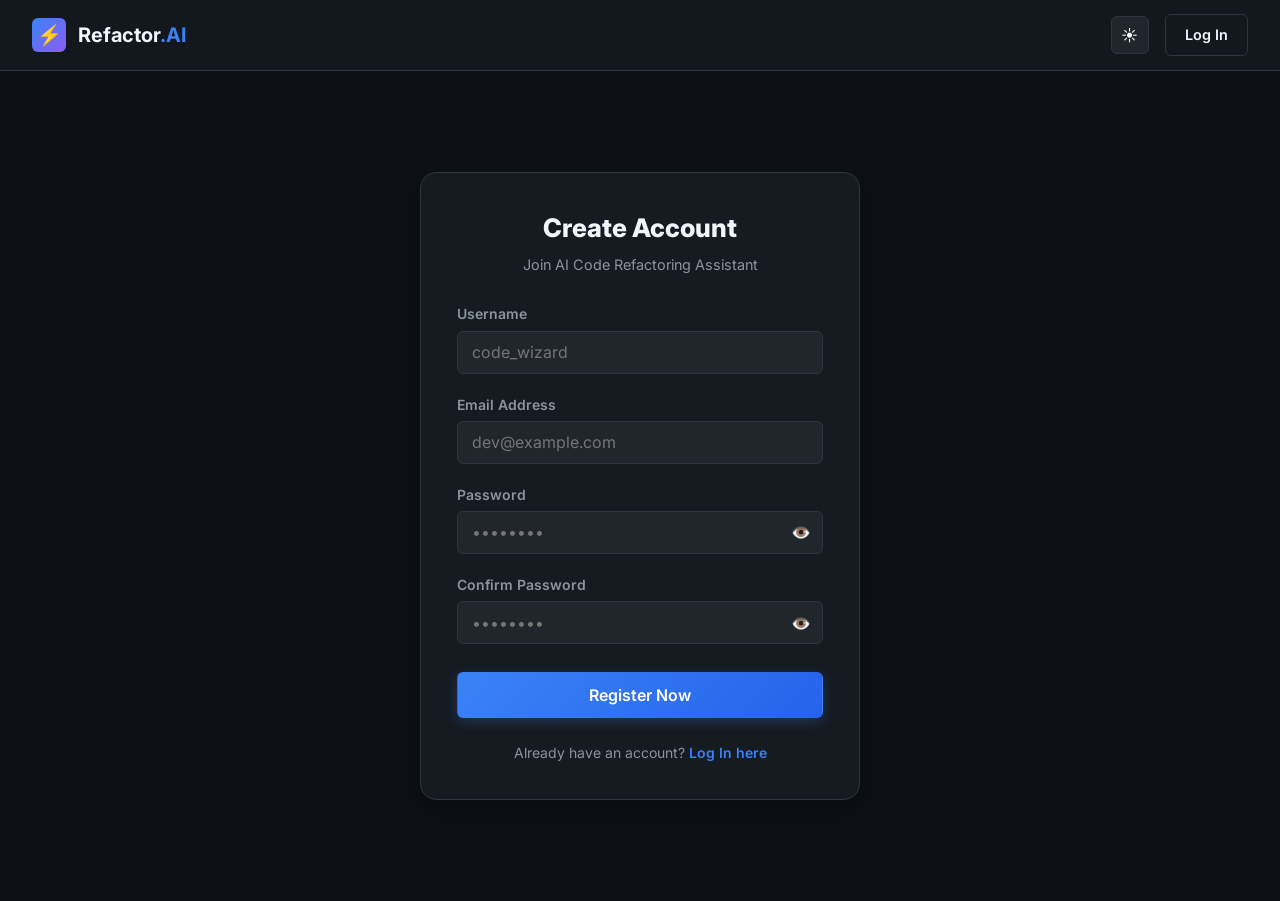
<file: frontend/register.html>
<!DOCTYPE html>
<html lang="en" data-theme="dark">
<head>
  <meta charset="UTF-8">
  <meta name="viewport" content="width=device-width, initial-scale=1.0">
  <title>Register - AI Code Refactoring Assistant</title>
  <link rel="stylesheet" href="css/main.css">
  <link rel="preconnect" href="https://fonts.googleapis.com">
  <link rel="preconnect" href="https://fonts.gstatic.com" crossorigin>
  <link href="https://fonts.googleapis.com/css2?family=Inter:wght@400;500;600;700;800&family=JetBrains+Mono:wght@400;500;700&display=swap" rel="stylesheet">
  <style>
    .auth-container {
      min-height: calc(100vh - 70px);
      display: flex;
      align-items: center;
      justify-content: center;
      padding: 2rem 1.5rem;
    }
    .auth-card {
      width: 100%;
      max-width: 440px;
      padding: 2.25rem;
      background-color: var(--bg-card);
      border: 1px solid var(--border-color);
      border-radius: var(--radius-lg);
      box-shadow: var(--shadow-lg);
    }
    .form-group {
      margin-bottom: 1.25rem;
    }
    .form-label {
      display: block;
      font-size: 0.875rem;
      font-weight: 600;
      color: var(--text-muted);
      margin-bottom: 0.4rem;
    }
    .form-input {
      width: 100%;
      padding: 0.65rem 0.85rem;
      background-color: var(--bg-tertiary);
      border: 1px solid var(--border-color);
      border-radius: var(--radius-sm);
      color: var(--text-main);
      outline: none;
      transition: border-color 0.2s ease;
    }
    .form-input:focus {
      border-color: var(--primary-blue);
      box-shadow: 0 0 0 2px var(--primary-blue-glow);
    }
    .input-with-icon {
      position: relative;
    }
    .password-toggle {
      position: absolute;
      right: 0.75rem;
      top: 50%;
      transform: translateY(-50%);
      cursor: pointer;
      font-size: 1rem;
      color: var(--text-muted);
      user-select: none;
    }
    .error-alert {
      padding: 0.75rem 1rem;
      background-color: rgba(239, 68, 68, 0.15);
      border: 1px solid var(--danger-red);
      color: var(--danger-red);
      border-radius: var(--radius-sm);
      font-size: 0.85rem;
      margin-bottom: 1.25rem;
      display: none;
    }
  </style>
</head>
<body>

  <nav class="navbar">
    <a href="index.html" class="nav-brand">
      <div class="brand-icon">⚡</div>
      <span>Refactor<span style="color: var(--primary-blue)">.AI</span></span>
    </a>
    <div class="nav-actions">
      <button class="theme-toggle-btn" title="Switch Theme">☀️</button>
      <a href="login.html" class="btn btn-outline">Log In</a>
    </div>
  </nav>

  <div class="auth-container">
    <div class="auth-card">
      <div style="text-align: center; margin-bottom: 1.75rem;">
        <h1 style="font-size: 1.6rem; font-weight: 800; margin-bottom: 0.4rem;">Create Account</h1>
        <p style="color: var(--text-muted); font-size: 0.9rem;">Join AI Code Refactoring Assistant</p>
      </div>

      <div id="auth-error" class="error-alert"></div>

      <form id="register-form">
        <div class="form-group">
          <label class="form-label" for="username">Username</label>
          <input type="text" id="username" class="form-input" placeholder="code_wizard" required>
        </div>

        <div class="form-group">
          <label class="form-label" for="email">Email Address</label>
          <input type="email" id="email" class="form-input" placeholder="dev@example.com" required>
        </div>

        <div class="form-group">
          <label class="form-label" for="password">Password</label>
          <div class="input-with-icon">
            <input type="password" id="password" class="form-input" placeholder="••••••••" required>
            <span class="password-toggle" title="Toggle Password Visibility">👁️</span>
          </div>
        </div>

        <div class="form-group">
          <label class="form-label" for="confirm-password">Confirm Password</label>
          <div class="input-with-icon">
            <input type="password" id="confirm-password" class="form-input" placeholder="••••••••" required>
            <span class="password-toggle" title="Toggle Password Visibility">👁️</span>
          </div>
        </div>

        <button type="submit" class="btn btn-primary" style="width: 100%; padding: 0.75rem; font-size: 1rem; margin-top: 0.5rem;">Register Now</button>
      </form>

      <div style="text-align: center; margin-top: 1.5rem; font-size: 0.875rem; color: var(--text-muted);">
        Already have an account? <a href="login.html" style="font-weight: 600;">Log In here</a>
      </div>
    </div>
  </div>

  <script src="js/api.js"></script>
  <script src="js/app.js"></script>
  <script src="js/auth.js"></script>
</body>
</html>
</file>
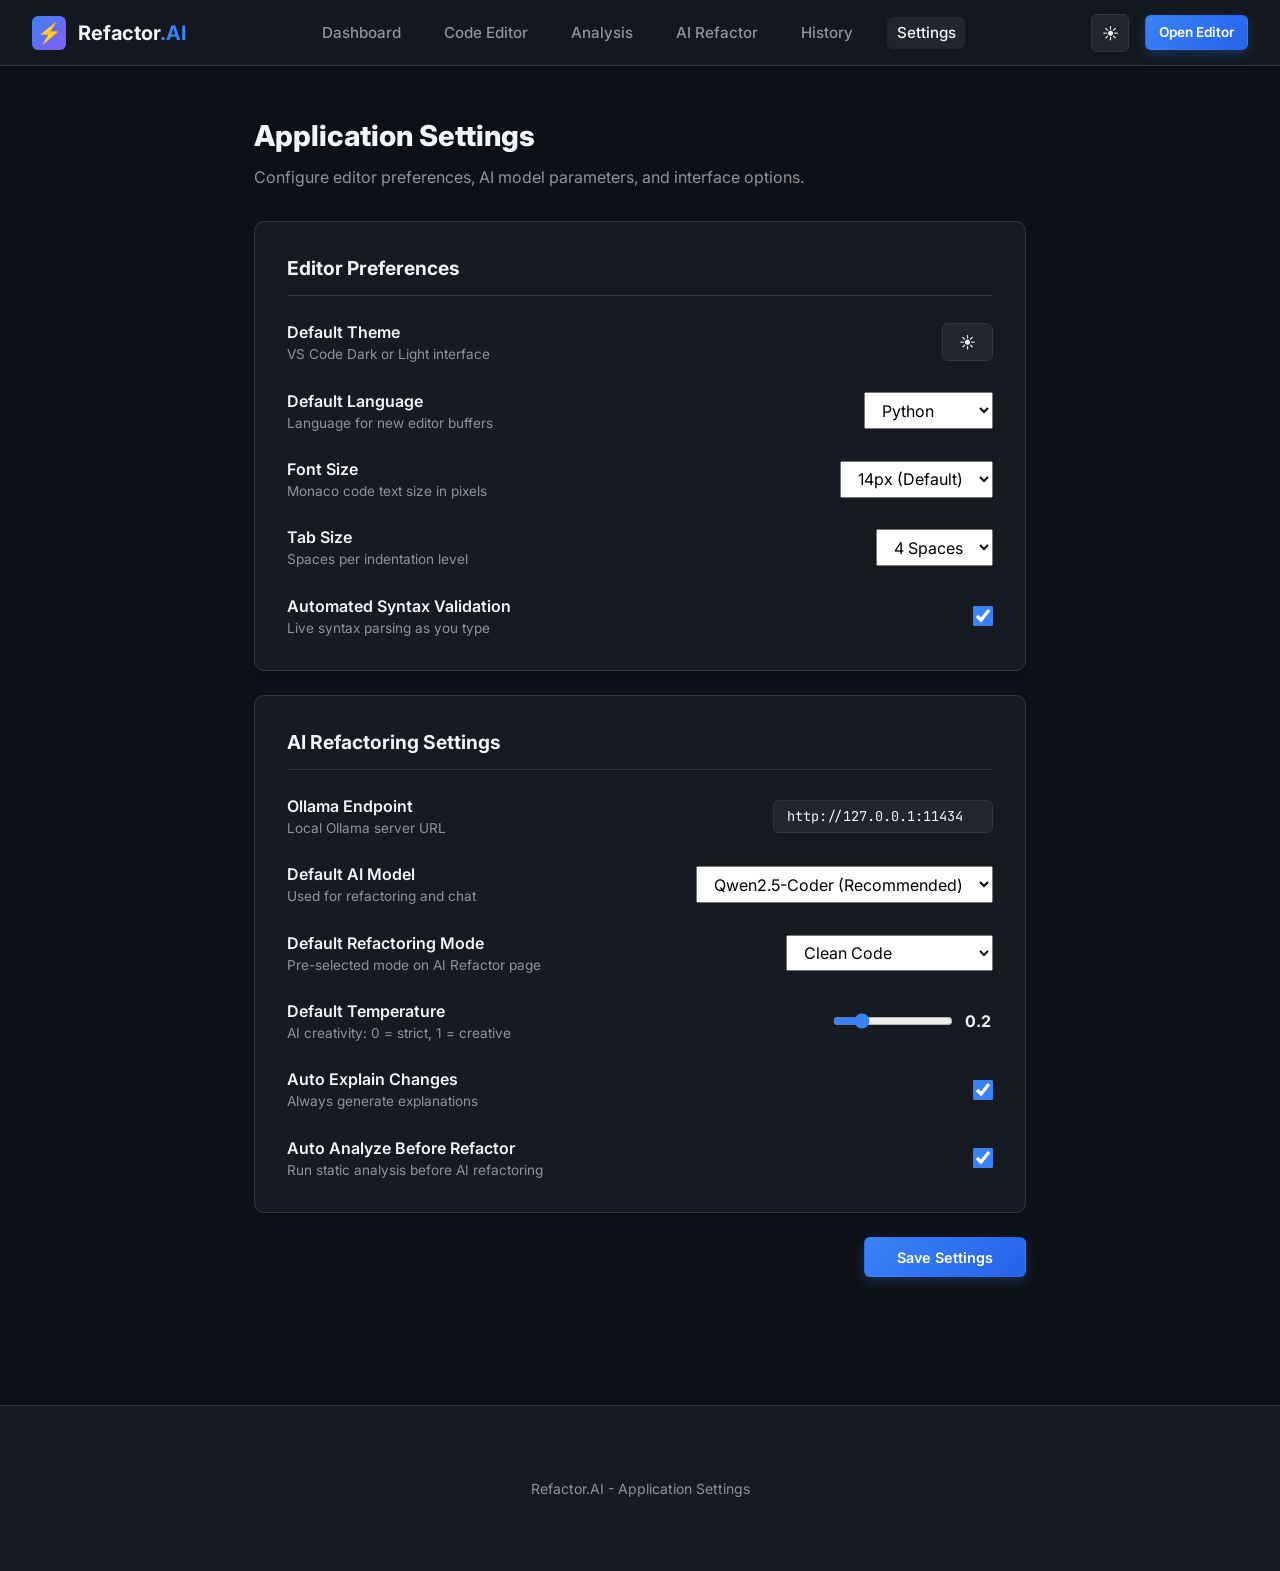
<file: frontend/settings.html>
﻿<!DOCTYPE html>
<html lang="en" data-theme="dark">
<head>
  <meta charset="UTF-8">
  <meta name="viewport" content="width=device-width, initial-scale=1.0">
  <title>Settings - Refactor.AI</title>
  <link rel="stylesheet" href="css/main.css">
  <link rel="preconnect" href="https://fonts.googleapis.com">
  <link rel="preconnect" href="https://fonts.gstatic.com" crossorigin>
  <link href="https://fonts.googleapis.com/css2?family=Inter:wght@400;500;600;700;800&family=JetBrains+Mono:wght@400;500;700&display=swap" rel="stylesheet">
</head>
<body>
  <nav class="navbar">
    <a href="index.html" class="nav-brand">
      <div class="brand-icon">&#9889;</div>
      <span>Refactor<span style="color:var(--primary-blue)">.AI</span></span>
    </a>
    <ul class="nav-links">
      <li><a href="dashboard.html" class="nav-link">Dashboard</a></li>
      <li><a href="editor.html" class="nav-link">Code Editor</a></li>
      <li><a href="analysis-dashboard.html" class="nav-link">Analysis</a></li>
      <li><a href="ai-refactor.html" class="nav-link">AI Refactor</a></li>
      <li><a href="history.html" class="nav-link">History</a></li>
      <li><a href="settings.html" class="nav-link active">Settings</a></li>
    </ul>
    <div class="nav-actions">
      <button class="theme-toggle-btn" title="Switch Theme">&#9728;&#65039;</button>
      <a href="editor.html" class="btn btn-primary" style="padding:0.4rem 0.8rem;font-size:0.85rem;">Open Editor</a>
    </div>
  </nav>

  <main class="container" style="max-width:820px;padding-top:3rem;padding-bottom:4rem;">
    <h1 style="font-size:1.8rem;font-weight:800;margin-bottom:0.5rem;">Application Settings</h1>
    <p style="color:var(--text-muted);margin-bottom:2rem;">Configure editor preferences, AI model parameters, and interface options.</p>

    <div class="card" style="padding:2rem;margin-bottom:1.5rem;">
      <h2 style="font-size:1.2rem;font-weight:700;border-bottom:1px solid var(--border-color);padding-bottom:0.75rem;margin-bottom:1.5rem;">Editor Preferences</h2>
      <div style="display:flex;flex-direction:column;gap:1.5rem;">
        <div style="display:flex;justify-content:space-between;align-items:center;">
          <div><div style="font-weight:600;">Default Theme</div><div style="font-size:0.85rem;color:var(--text-muted);">VS Code Dark or Light interface</div></div>
          <button class="theme-toggle-btn" style="width:auto;padding:0.4rem 1rem;">Toggle Theme</button>
        </div>
        <div style="display:flex;justify-content:space-between;align-items:center;">
          <div><div style="font-weight:600;">Default Language</div><div style="font-size:0.85rem;color:var(--text-muted);">Language for new editor buffers</div></div>
          <select id="pref-default-lang" class="select-input" style="padding:0.4rem 0.8rem;">
            <option value="python">Python</option><option value="javascript">JavaScript</option><option value="typescript">TypeScript</option><option value="java">Java</option><option value="cpp">C++</option>
          </select>
        </div>
        <div style="display:flex;justify-content:space-between;align-items:center;">
          <div><div style="font-weight:600;">Font Size</div><div style="font-size:0.85rem;color:var(--text-muted);">Monaco code text size in pixels</div></div>
          <select id="pref-font-size" class="select-input" style="padding:0.4rem 0.8rem;">
            <option value="12">12px</option><option value="14" selected>14px (Default)</option><option value="16">16px</option><option value="18">18px</option>
          </select>
        </div>
        <div style="display:flex;justify-content:space-between;align-items:center;">
          <div><div style="font-weight:600;">Tab Size</div><div style="font-size:0.85rem;color:var(--text-muted);">Spaces per indentation level</div></div>
          <select id="pref-tab-size" class="select-input" style="padding:0.4rem 0.8rem;">
            <option value="2">2 Spaces</option><option value="4" selected>4 Spaces</option>
          </select>
        </div>
        <div style="display:flex;justify-content:space-between;align-items:center;">
          <div><div style="font-weight:600;">Automated Syntax Validation</div><div style="font-size:0.85rem;color:var(--text-muted);">Live syntax parsing as you type</div></div>
          <input type="checkbox" id="pref-auto-syntax" checked style="width:20px;height:20px;accent-color:var(--primary-blue);">
        </div>
      </div>
    </div>

    <div class="card" style="padding:2rem;margin-bottom:1.5rem;">
      <h2 style="font-size:1.2rem;font-weight:700;border-bottom:1px solid var(--border-color);padding-bottom:0.75rem;margin-bottom:1.5rem;">AI Refactoring Settings</h2>
      <div style="display:flex;flex-direction:column;gap:1.5rem;">
        <div style="display:flex;justify-content:space-between;align-items:center;">
          <div><div style="font-weight:600;">Ollama Endpoint</div><div style="font-size:0.85rem;color:var(--text-muted);">Local Ollama server URL</div></div>
          <input type="text" id="pref-ollama-url" value="http://127.0.0.1:11434" style="padding:0.4rem 0.8rem;border:1px solid var(--border-color);background:var(--bg-tertiary);color:var(--text-main);border-radius:var(--radius-sm);font-family:var(--font-mono);font-size:0.85rem;outline:none;width:220px;">
        </div>
        <div style="display:flex;justify-content:space-between;align-items:center;">
          <div><div style="font-weight:600;">Default AI Model</div><div style="font-size:0.85rem;color:var(--text-muted);">Used for refactoring and chat</div></div>
          <select id="pref-ai-model" class="select-input" style="padding:0.4rem 0.8rem;">
            <option value="qwen2.5-coder">Qwen2.5-Coder (Recommended)</option><option value="deepseek-coder">DeepSeek-Coder</option><option value="codellama">CodeLlama</option>
          </select>
        </div>
        <div style="display:flex;justify-content:space-between;align-items:center;">
          <div><div style="font-weight:600;">Default Refactoring Mode</div><div style="font-size:0.85rem;color:var(--text-muted);">Pre-selected mode on AI Refactor page</div></div>
          <select id="pref-refactor-mode" class="select-input" style="padding:0.4rem 0.8rem;">
            <option value="Clean Code" selected>Clean Code</option><option value="Readability">Readability</option><option value="Performance">Performance</option><option value="Security">Security</option><option value="SOLID Principles">SOLID Principles</option><option value="Beginner Friendly">Beginner Friendly</option><option value="Senior Engineer Style">Senior Engineer Style</option>
          </select>
        </div>
        <div style="display:flex;justify-content:space-between;align-items:center;">
          <div><div style="font-weight:600;">Default Temperature</div><div style="font-size:0.85rem;color:var(--text-muted);">AI creativity: 0 = strict, 1 = creative</div></div>
          <div style="display:flex;align-items:center;gap:0.75rem;">
            <input type="range" id="pref-temp" min="0" max="1" step="0.05" value="0.2" style="width:120px;accent-color:var(--primary-blue);" oninput="document.getElementById('pref-temp-val').textContent=this.value">
            <span id="pref-temp-val" style="font-weight:700;min-width:28px;">0.2</span>
          </div>
        </div>
        <div style="display:flex;justify-content:space-between;align-items:center;">
          <div><div style="font-weight:600;">Auto Explain Changes</div><div style="font-size:0.85rem;color:var(--text-muted);">Always generate explanations</div></div>
          <input type="checkbox" id="pref-auto-explain" checked style="width:20px;height:20px;accent-color:var(--primary-blue);">
        </div>
        <div style="display:flex;justify-content:space-between;align-items:center;">
          <div><div style="font-weight:600;">Auto Analyze Before Refactor</div><div style="font-size:0.85rem;color:var(--text-muted);">Run static analysis before AI refactoring</div></div>
          <input type="checkbox" id="pref-auto-analyze" checked style="width:20px;height:20px;accent-color:var(--primary-blue);">
        </div>
      </div>
    </div>

    <div style="text-align:right;">
      <button class="btn btn-primary" style="padding:0.65rem 2rem;" onclick="saveSettings()">Save Settings</button>
    </div>
  </main>

  <footer class="footer"><div class="container"><p>Refactor.AI - Application Settings</p></div></footer>

  <script src="js/api.js"></script>
  <script src="js/app.js"></script>
  <script>
    function saveSettings() {
      const s = {
        defaultLang: document.getElementById('pref-default-lang').value,
        fontSize: document.getElementById('pref-font-size').value,
        tabSize: document.getElementById('pref-tab-size').value,
        autoSyntax: document.getElementById('pref-auto-syntax').checked,
        ollamaUrl: document.getElementById('pref-ollama-url').value,
        aiModel: document.getElementById('pref-ai-model').value,
        refactorMode: document.getElementById('pref-refactor-mode').value,
        temperature: document.getElementById('pref-temp').value,
        autoExplain: document.getElementById('pref-auto-explain').checked,
        autoAnalyze: document.getElementById('pref-auto-analyze').checked
      };
      localStorage.setItem('app_settings', JSON.stringify(s));
      App.showToast('Settings saved successfully!', 'success');
    }
    document.addEventListener('DOMContentLoaded', () => {
      try {
        const s = JSON.parse(localStorage.getItem('app_settings') || '{}');
        if (s.defaultLang) document.getElementById('pref-default-lang').value = s.defaultLang;
        if (s.fontSize) document.getElementById('pref-font-size').value = s.fontSize;
        if (s.tabSize) document.getElementById('pref-tab-size').value = s.tabSize;
        if (s.ollamaUrl) document.getElementById('pref-ollama-url').value = s.ollamaUrl;
        if (s.aiModel) document.getElementById('pref-ai-model').value = s.aiModel;
        if (s.refactorMode) document.getElementById('pref-refactor-mode').value = s.refactorMode;
        if (s.temperature) { document.getElementById('pref-temp').value = s.temperature; document.getElementById('pref-temp-val').textContent = s.temperature; }
        if (s.autoExplain !== undefined) document.getElementById('pref-auto-explain').checked = s.autoExplain;
        if (s.autoAnalyze !== undefined) document.getElementById('pref-auto-analyze').checked = s.autoAnalyze;
        if (s.autoSyntax !== undefined) document.getElementById('pref-auto-syntax').checked = s.autoSyntax;
      } catch(e) {}
    });
  </script>
</body>
</html>
</file>
<file: frontend/css/main.css>
/* ==========================================================================
   AI Code Refactoring Assistant - Main CSS Design System
   Developer-centric styling inspired by VS Code, GitHub & JetBrains IDEs
   ========================================================================== */

:root {
  /* Dark Theme (Default) */
  --bg-primary: #0d1117;
  --bg-secondary: #161b22;
  --bg-tertiary: #21262d;
  --bg-card: #161b22;
  --bg-glass: rgba(22, 27, 34, 0.75);
  
  --border-color: #30363d;
  --border-focus: #3b82f6;

  --text-main: #f0f6fc;
  --text-muted: #8b949e;
  --text-inverse: #0d1117;

  --primary-blue: #3b82f6;
  --primary-blue-hover: #2563eb;
  --primary-blue-glow: rgba(59, 130, 246, 0.25);
  
  --accent-purple: #8b5cf6;
  --accent-purple-hover: #7c3aed;
  --accent-purple-glow: rgba(139, 92, 246, 0.25);

  --success-green: #10b981;
  --warning-amber: #f59e0b;
  --danger-red: #ef4444;

  --radius-sm: 6px;
  --radius-md: 10px;
  --radius-lg: 16px;
  --radius-full: 9999px;

  --shadow-sm: 0 2px 4px rgba(0, 0, 0, 0.2);
  --shadow-md: 0 4px 12px rgba(0, 0, 0, 0.3);
  --shadow-lg: 0 10px 25px rgba(0, 0, 0, 0.4);
  --shadow-glow: 0 0 20px rgba(59, 130, 246, 0.3);

  --font-sans: 'Inter', -apple-system, BlinkMacSystemFont, 'Segoe UI', Roboto, sans-serif;
  --font-mono: 'JetBrains Mono', 'Fira Code', Consolas, Monaco, monospace;
}

[data-theme="light"] {
  --bg-primary: #f6f8fa;
  --bg-secondary: #ffffff;
  --bg-tertiary: #f3f4f6;
  --bg-card: #ffffff;
  --bg-glass: rgba(255, 255, 255, 0.85);
  
  --border-color: #e1e4e8;
  --border-focus: #2563eb;

  --text-main: #1f2328;
  --text-muted: #57606a;
  --text-inverse: #ffffff;

  --primary-blue: #2563eb;
  --primary-blue-hover: #1d4ed8;
  --primary-blue-glow: rgba(37, 99, 235, 0.15);

  --accent-purple: #7c3aed;
  --accent-purple-hover: #6d28d9;
  --accent-purple-glow: rgba(124, 58, 237, 0.15);

  --shadow-sm: 0 1px 3px rgba(0, 0, 0, 0.08);
  --shadow-md: 0 4px 10px rgba(0, 0, 0, 0.12);
  --shadow-lg: 0 10px 20px rgba(0, 0, 0, 0.15);
}

/* Reset & Base Styles */
*, *::before, *::after {
  box-sizing: border-box;
  margin: 0;
  padding: 0;
}

html, body {
  height: 100%;
  font-family: var(--font-sans);
  background-color: var(--bg-primary);
  color: var(--text-main);
  line-height: 1.5;
  -webkit-font-smoothing: antialiased;
}

a {
  color: var(--primary-blue);
  text-decoration: none;
  transition: color 0.2s ease;
}

a:hover {
  color: var(--accent-purple);
}

button, input, select, textarea {
  font-family: inherit;
  font-size: inherit;
}

/* Header & Navbar */
.navbar {
  display: flex;
  align-items: center;
  justify-content: space-between;
  padding: 0.85rem 2rem;
  background-color: var(--bg-glass);
  backdrop-filter: blur(12px);
  border-bottom: 1px solid var(--border-color);
  position: sticky;
  top: 0;
  z-index: 1000;
}

.nav-brand {
  display: flex;
  align-items: center;
  gap: 0.75rem;
  font-weight: 700;
  font-size: 1.25rem;
  color: var(--text-main);
}

.brand-icon {
  width: 34px;
  height: 34px;
  background: linear-gradient(135deg, var(--primary-blue), var(--accent-purple));
  border-radius: var(--radius-sm);
  display: flex;
  align-items: center;
  justify-content: center;
  color: #fff;
  font-weight: 900;
  box-shadow: var(--primary-blue-glow);
}

.brand-badge {
  font-size: 0.65rem;
  padding: 0.15rem 0.4rem;
  background-color: var(--accent-purple-glow);
  color: var(--accent-purple);
  border: 1px solid var(--accent-purple);
  border-radius: var(--radius-full);
  margin-left: 0.3rem;
  text-transform: uppercase;
  font-weight: 700;
}

.nav-links {
  display: flex;
  align-items: center;
  gap: 1.5rem;
  list-style: none;
}

.nav-link {
  color: var(--text-muted);
  font-weight: 500;
  font-size: 0.95rem;
  padding: 0.4rem 0.6rem;
  border-radius: var(--radius-sm);
  transition: all 0.2s ease;
}

.nav-link:hover, .nav-link.active {
  color: var(--text-main);
  background-color: var(--bg-tertiary);
}

.nav-actions {
  display: flex;
  align-items: center;
  gap: 1rem;
}

/* Buttons */
.btn {
  display: inline-flex;
  align-items: center;
  justify-content: center;
  gap: 0.5rem;
  padding: 0.6rem 1.2rem;
  font-weight: 600;
  font-size: 0.9rem;
  border-radius: var(--radius-sm);
  border: 1px solid transparent;
  cursor: pointer;
  transition: all 0.2s ease;
}

.btn-primary {
  background: linear-gradient(135deg, var(--primary-blue), var(--primary-blue-hover));
  color: #ffffff;
  box-shadow: 0 4px 12px var(--primary-blue-glow);
}

.btn-primary:hover {
  transform: translateY(-1px);
  box-shadow: 0 6px 16px var(--primary-blue-glow);
}

.btn-accent {
  background: linear-gradient(135deg, var(--accent-purple), var(--accent-purple-hover));
  color: #ffffff;
  box-shadow: 0 4px 12px var(--accent-purple-glow);
}

.btn-accent:hover {
  transform: translateY(-1px);
}

.btn-secondary {
  background-color: var(--bg-tertiary);
  color: var(--text-main);
  border-color: var(--border-color);
}

.btn-secondary:hover {
  background-color: var(--border-color);
  color: var(--text-main);
}

.btn-outline {
  background-color: transparent;
  color: var(--text-main);
  border-color: var(--border-color);
}

.btn-outline:hover {
  border-color: var(--primary-blue);
  color: var(--primary-blue);
}

.btn-icon-only {
  padding: 0.5rem;
  border-radius: var(--radius-sm);
  background-color: var(--bg-tertiary);
  color: var(--text-muted);
  border: 1px solid var(--border-color);
  cursor: pointer;
}

.btn-icon-only:hover {
  color: var(--text-main);
  border-color: var(--primary-blue);
}

/* Theme Toggle Button */
.theme-toggle-btn {
  display: flex;
  align-items: center;
  justify-content: center;
  width: 38px;
  height: 38px;
  border-radius: var(--radius-sm);
  background-color: var(--bg-tertiary);
  border: 1px solid var(--border-color);
  color: var(--text-main);
  cursor: pointer;
  transition: all 0.2s ease;
}

.theme-toggle-btn:hover {
  border-color: var(--primary-blue);
  color: var(--primary-blue);
}

/* Cards & Layout */
.card {
  background-color: var(--bg-card);
  border: 1px solid var(--border-color);
  border-radius: var(--radius-md);
  padding: 1.5rem;
  box-shadow: var(--shadow-sm);
  transition: transform 0.2s ease, border-color 0.2s ease;
}

.card:hover {
  border-color: rgba(59, 130, 246, 0.4);
}

.container {
  max-width: 1200px;
  margin: 0 auto;
  padding: 2rem 1.5rem;
}

/* Toast Notifications */
.toast-container {
  position: fixed;
  bottom: 2rem;
  right: 2rem;
  display: flex;
  flex-direction: column;
  gap: 0.75rem;
  z-index: 9999;
}

.toast {
  display: flex;
  align-items: center;
  gap: 0.75rem;
  padding: 0.85rem 1.25rem;
  background-color: var(--bg-secondary);
  border: 1px solid var(--border-color);
  border-left: 4px solid var(--primary-blue);
  border-radius: var(--radius-sm);
  box-shadow: var(--shadow-lg);
  color: var(--text-main);
  font-size: 0.9rem;
  animation: slideInRight 0.3s ease;
}

.toast-success { border-left-color: var(--success-green); }
.toast-warning { border-left-color: var(--warning-amber); }
.toast-danger { border-left-color: var(--danger-red); }

@keyframes slideInRight {
  from { transform: translateX(100%); opacity: 0; }
  to { transform: translateX(0); opacity: 1; }
}

/* Footer */
.footer {
  margin-top: 4rem;
  padding: 2.5rem 2rem;
  background-color: var(--bg-secondary);
  border-top: 1px solid var(--border-color);
  text-align: center;
  color: var(--text-muted);
  font-size: 0.875rem;
}

.footer-links {
  display: flex;
  justify-content: center;
  gap: 2rem;
  margin-top: 1rem;
  list-style: none;
}

/* Mobile responsive drawer */
.mobile-menu-btn {
  display: none;
  background: none;
  border: none;
  color: var(--text-main);
  font-size: 1.5rem;
  cursor: pointer;
}

@media (max-width: 768px) {
  .nav-links {
    display: none;
  }
  .mobile-menu-btn {
    display: block;
  }
  .nav-links.mobile-open {
    display: flex;
    flex-direction: column;
    position: absolute;
    top: 100%;
    left: 0;
    width: 100%;
    background-color: var(--bg-secondary);
    border-bottom: 1px solid var(--border-color);
    padding: 1rem 2rem;
  }
}
</file>
<file: frontend/css/dashboard.css>
/* Dashboard Specific Styles */

.dashboard-header {
  margin-bottom: 2rem;
}

.welcome-title {
  font-size: 1.8rem;
  font-weight: 800;
  color: var(--text-main);
}

.dashboard-subtitle {
  color: var(--text-muted);
  font-size: 0.95rem;
  margin-top: 0.25rem;
}

/* Stats Metrics Grid */
.stats-grid {
  display: grid;
  grid-template-columns: repeat(auto-fit, minmax(220px, 1fr));
  gap: 1.25rem;
  margin-bottom: 2.5rem;
}

.stat-card {
  display: flex;
  align-items: center;
  gap: 1rem;
  padding: 1.25rem;
  background-color: var(--bg-card);
  border: 1px solid var(--border-color);
  border-radius: var(--radius-md);
}

.stat-icon {
  width: 48px;
  height: 48px;
  border-radius: var(--radius-md);
  display: flex;
  align-items: center;
  justify-content: center;
  font-size: 1.4rem;
  color: var(--primary-blue);
  background-color: var(--primary-blue-glow);
}

.stat-icon.purple {
  color: var(--accent-purple);
  background-color: var(--accent-purple-glow);
}

.stat-icon.green {
  color: var(--success-green);
  background-color: rgba(16, 185, 129, 0.15);
}

.stat-icon.amber {
  color: var(--warning-amber);
  background-color: rgba(245, 158, 11, 0.15);
}

.stat-value {
  font-size: 1.5rem;
  font-weight: 800;
  color: var(--text-main);
  line-height: 1.2;
}

.stat-label {
  font-size: 0.825rem;
  color: var(--text-muted);
}

/* Actions Bar */
.actions-row {
  display: flex;
  align-items: center;
  justify-content: space-between;
  margin-bottom: 1.5rem;
}

.section-heading {
  font-size: 1.2rem;
  font-weight: 700;
}

/* Drag & Drop Upload Zone Modal & Container */
.upload-dropzone {
  border: 2px dashed var(--border-color);
  border-radius: var(--radius-md);
  padding: 2.5rem 1.5rem;
  text-align: center;
  background-color: var(--bg-secondary);
  cursor: pointer;
  transition: all 0.2s ease;
}

.upload-dropzone.drag-over {
  border-color: var(--primary-blue);
  background-color: var(--primary-blue-glow);
}

.dropzone-icon {
  font-size: 2.5rem;
  color: var(--primary-blue);
  margin-bottom: 0.75rem;
}

.dropzone-text {
  font-weight: 600;
  color: var(--text-main);
  margin-bottom: 0.25rem;
}

.dropzone-subtext {
  font-size: 0.8rem;
  color: var(--text-muted);
}

/* Recent Files Table */
.table-wrapper {
  background-color: var(--bg-card);
  border: 1px solid var(--border-color);
  border-radius: var(--radius-md);
  overflow: hidden;
  margin-bottom: 2rem;
}

.data-table {
  width: 100%;
  border-collapse: collapse;
  text-align: left;
  font-size: 0.9rem;
}

.data-table th {
  background-color: var(--bg-tertiary);
  padding: 0.85rem 1.25rem;
  font-weight: 600;
  color: var(--text-muted);
  border-bottom: 1px solid var(--border-color);
  font-size: 0.8rem;
  text-transform: uppercase;
}

.data-table td {
  padding: 0.85rem 1.25rem;
  border-bottom: 1px solid var(--border-color);
  color: var(--text-main);
}

.data-table tr:last-child td {
  border-bottom: none;
}

.data-table tr:hover {
  background-color: rgba(255, 255, 255, 0.02);
}

.lang-badge {
  display: inline-block;
  padding: 0.2rem 0.6rem;
  border-radius: var(--radius-full);
  font-size: 0.75rem;
  font-weight: 600;
  text-transform: uppercase;
  background-color: var(--bg-tertiary);
  border: 1px solid var(--border-color);
  color: var(--text-main);
}

.lang-badge.python { border-color: #3572A5; color: #3572A5; }
.lang-badge.javascript { border-color: #f1e05a; color: #f1e05a; }
.lang-badge.typescript { border-color: #3178c6; color: #3178c6; }
.lang-badge.html { border-color: #e34c26; color: #e34c26; }
.lang-badge.css { border-color: #563d7c; color: #563d7c; }
.lang-badge.json { border-color: #292929; color: var(--text-main); }
.lang-badge.java { border-color: #b07219; color: #b07219; }
.lang-badge.cpp { border-color: #f34b7d; color: #f34b7d; }

/* Modal overlay */
.modal-overlay {
  display: none;
  position: fixed;
  top: 0; left: 0; right: 0; bottom: 0;
  background-color: rgba(0, 0, 0, 0.65);
  backdrop-filter: blur(4px);
  z-index: 2000;
  align-items: center;
  justify-content: center;
}

.modal-overlay.active {
  display: flex;
}

.modal-card {
  background-color: var(--bg-card);
  border: 1px solid var(--border-color);
  border-radius: var(--radius-lg);
  width: 100%;
  max-width: 500px;
  padding: 1.75rem;
  box-shadow: var(--shadow-lg);
}

.modal-header {
  display: flex;
  align-items: center;
  justify-content: space-between;
  margin-bottom: 1.25rem;
}

.modal-title {
  font-size: 1.15rem;
  font-weight: 700;
}

.modal-close {
  background: none;
  border: none;
  color: var(--text-muted);
  font-size: 1.2rem;
  cursor: pointer;
}
</file>
<file: frontend/css/diff.css>
/* ==========================================================================
   Diff Viewer, AI Refactoring, Chat Assistant & Analysis Dashboard Styles
   ========================================================================== */

/* Side-by-Side Diff Viewer Container */
.diff-container {
  display: grid;
  grid-template-columns: 1fr 1fr;
  gap: 0;
  border: 1px solid var(--border-color);
  border-radius: var(--radius-md);
  overflow: hidden;
  font-family: var(--font-mono);
  font-size: 0.85rem;
  line-height: 1.6;
  max-height: 600px;
  overflow-y: auto;
}

.diff-pane {
  min-width: 0;
  overflow-x: auto;
}

.diff-pane-header {
  padding: 0.6rem 1rem;
  background-color: var(--bg-tertiary);
  border-bottom: 1px solid var(--border-color);
  font-weight: 700;
  font-size: 0.8rem;
  text-transform: uppercase;
  color: var(--text-muted);
  position: sticky;
  top: 0;
  z-index: 5;
}

.diff-pane-header.original { border-right: 1px solid var(--border-color); }

.diff-line {
  display: flex;
  padding: 0 0.75rem;
  min-height: 1.6em;
  white-space: pre;
}

.diff-line-num {
  width: 40px;
  text-align: right;
  padding-right: 0.75rem;
  color: var(--text-muted);
  user-select: none;
  flex-shrink: 0;
  opacity: 0.5;
}

.diff-line-content {
  flex: 1;
  padding: 0 0.25rem;
}

.diff-line-added {
  background-color: rgba(16, 185, 129, 0.15);
  border-left: 3px solid var(--success-green);
}

.diff-line-removed {
  background-color: rgba(239, 68, 68, 0.15);
  border-left: 3px solid var(--danger-red);
}

.diff-line-unchanged {
  opacity: 0.7;
}

/* Diff Summary Stats Bar */
.diff-summary-bar {
  display: flex;
  align-items: center;
  gap: 1.5rem;
  padding: 0.75rem 1.25rem;
  background-color: var(--bg-secondary);
  border: 1px solid var(--border-color);
  border-radius: var(--radius-md);
  margin-bottom: 1.25rem;
  font-size: 0.875rem;
}

.diff-stat { display: flex; align-items: center; gap: 0.35rem; font-weight: 600; }
.diff-stat.additions { color: var(--success-green); }
.diff-stat.deletions { color: var(--danger-red); }

/* Refactoring Mode Selector Grid */
.mode-grid {
  display: grid;
  grid-template-columns: repeat(auto-fill, minmax(160px, 1fr));
  gap: 0.75rem;
  margin-bottom: 1.5rem;
}

.mode-card {
  padding: 1rem;
  text-align: center;
  background-color: var(--bg-card);
  border: 2px solid var(--border-color);
  border-radius: var(--radius-md);
  cursor: pointer;
  transition: all 0.2s ease;
  font-weight: 600;
  font-size: 0.875rem;
}

.mode-card:hover {
  border-color: var(--primary-blue);
  transform: translateY(-2px);
}

.mode-card.selected {
  border-color: var(--accent-purple);
  background-color: var(--accent-purple-glow);
  color: var(--accent-purple);
  box-shadow: 0 0 12px var(--accent-purple-glow);
}

.mode-card-icon {
  font-size: 1.6rem;
  margin-bottom: 0.35rem;
}

/* Explanation Panel */
.explanation-panel {
  margin-top: 1.5rem;
}

.explanation-item {
  background-color: var(--bg-card);
  border: 1px solid var(--border-color);
  border-radius: var(--radius-md);
  margin-bottom: 1rem;
  overflow: hidden;
}

.explanation-header {
  padding: 0.85rem 1.25rem;
  background-color: var(--bg-tertiary);
  display: flex;
  align-items: center;
  justify-content: space-between;
  cursor: pointer;
  font-weight: 600;
  font-size: 0.9rem;
}

.explanation-header:hover {
  background-color: var(--border-color);
}

.explanation-body {
  padding: 1rem 1.25rem;
  display: none;
  font-size: 0.875rem;
}

.explanation-body.open {
  display: block;
}

.explanation-code-block {
  background-color: var(--bg-primary);
  border: 1px solid var(--border-color);
  border-radius: var(--radius-sm);
  padding: 0.75rem;
  font-family: var(--font-mono);
  font-size: 0.825rem;
  overflow-x: auto;
  margin: 0.5rem 0;
}

.explanation-principle {
  display: inline-block;
  padding: 0.2rem 0.6rem;
  border-radius: var(--radius-full);
  font-size: 0.75rem;
  font-weight: 700;
  background-color: var(--accent-purple-glow);
  color: var(--accent-purple);
  border: 1px solid var(--accent-purple);
}

/* Quality Comparison Cards */
.quality-comparison {
  display: grid;
  grid-template-columns: 1fr auto 1fr;
  gap: 1.5rem;
  align-items: center;
  margin: 2rem 0;
}

.quality-card {
  padding: 1.5rem;
  background-color: var(--bg-card);
  border: 1px solid var(--border-color);
  border-radius: var(--radius-md);
}

.quality-card h3 {
  font-size: 1rem;
  font-weight: 700;
  margin-bottom: 1rem;
  text-align: center;
}

.quality-row {
  display: flex;
  justify-content: space-between;
  padding: 0.4rem 0;
  font-size: 0.875rem;
  border-bottom: 1px dotted var(--border-color);
}

.quality-arrow {
  font-size: 2rem;
  color: var(--accent-purple);
  text-align: center;
}

/* Health Score Gauge */
.health-gauge {
  width: 120px;
  height: 120px;
  border-radius: 50%;
  display: flex;
  align-items: center;
  justify-content: center;
  font-size: 1.8rem;
  font-weight: 900;
  margin: 0 auto 0.5rem auto;
  border: 6px solid;
}

.health-gauge.grade-a { border-color: var(--success-green); color: var(--success-green); }
.health-gauge.grade-b { border-color: var(--primary-blue); color: var(--primary-blue); }
.health-gauge.grade-c { border-color: var(--warning-amber); color: var(--warning-amber); }
.health-gauge.grade-d { border-color: var(--danger-red); color: var(--danger-red); }

/* AI Chat Floating Drawer */
.chat-drawer {
  position: fixed;
  right: 0;
  bottom: 0;
  width: 380px;
  height: 500px;
  background-color: var(--bg-card);
  border: 1px solid var(--border-color);
  border-radius: var(--radius-lg) var(--radius-lg) 0 0;
  box-shadow: var(--shadow-lg);
  z-index: 5000;
  display: flex;
  flex-direction: column;
  transform: translateY(calc(100% - 48px));
  transition: transform 0.3s ease;
}

.chat-drawer.open {
  transform: translateY(0);
}

.chat-drawer-header {
  height: 48px;
  background: linear-gradient(135deg, var(--primary-blue), var(--accent-purple));
  color: #fff;
  display: flex;
  align-items: center;
  justify-content: space-between;
  padding: 0 1rem;
  font-weight: 700;
  font-size: 0.9rem;
  cursor: pointer;
  border-radius: var(--radius-lg) var(--radius-lg) 0 0;
  user-select: none;
}

.chat-messages {
  flex: 1;
  overflow-y: auto;
  padding: 1rem;
  display: flex;
  flex-direction: column;
  gap: 0.75rem;
}

.chat-msg {
  max-width: 90%;
  padding: 0.65rem 0.85rem;
  border-radius: var(--radius-md);
  font-size: 0.85rem;
  line-height: 1.5;
  word-wrap: break-word;
}

.chat-msg.user {
  align-self: flex-end;
  background-color: var(--primary-blue);
  color: #fff;
  border-bottom-right-radius: 4px;
}

.chat-msg.assistant {
  align-self: flex-start;
  background-color: var(--bg-tertiary);
  color: var(--text-main);
  border-bottom-left-radius: 4px;
}

.chat-input-row {
  padding: 0.75rem;
  border-top: 1px solid var(--border-color);
  display: flex;
  gap: 0.5rem;
}

.chat-input {
  flex: 1;
  padding: 0.5rem 0.75rem;
  border: 1px solid var(--border-color);
  background-color: var(--bg-tertiary);
  color: var(--text-main);
  border-radius: var(--radius-sm);
  outline: none;
  font-size: 0.85rem;
}

.chat-input:focus {
  border-color: var(--primary-blue);
}

.chat-send-btn {
  padding: 0.5rem 0.85rem;
  background: linear-gradient(135deg, var(--primary-blue), var(--accent-purple));
  color: #fff;
  border: none;
  border-radius: var(--radius-sm);
  font-weight: 700;
  cursor: pointer;
}

/* Analysis Dashboard Charts Area */
.chart-grid {
  display: grid;
  grid-template-columns: repeat(auto-fit, minmax(280px, 1fr));
  gap: 1.5rem;
  margin-bottom: 2rem;
}

.chart-card {
  padding: 1.5rem;
  background-color: var(--bg-card);
  border: 1px solid var(--border-color);
  border-radius: var(--radius-md);
}

.chart-card canvas {
  max-height: 200px;
}

/* Responsive */
@media (max-width: 768px) {
  .diff-container {
    grid-template-columns: 1fr;
  }
  .quality-comparison {
    grid-template-columns: 1fr;
  }
  .chat-drawer {
    width: 100%;
  }
  .mode-grid {
    grid-template-columns: repeat(2, 1fr);
  }
}
</file>
<file: frontend/css/optimizer.css>
/* ==========================================================================
   Code Optimizer & Complexity Reducer Styles
   ========================================================================== */

.optimizer-hero {
  margin-bottom: 2rem;
  position: relative;
}

.optimizer-badge {
  display: inline-flex;
  align-items: center;
  gap: 0.5rem;
  padding: 0.35rem 0.85rem;
  border-radius: 9999px;
  font-size: 0.75rem;
  font-weight: 700;
  text-transform: uppercase;
  letter-spacing: 0.05em;
  background: rgba(16, 185, 129, 0.15);
  color: #10b981;
  border: 1px solid rgba(16, 185, 129, 0.3);
  margin-bottom: 0.75rem;
}

.optimizer-grid {
  display: grid;
  grid-template-columns: 1fr 340px;
  gap: 1.5rem;
  align-items: start;
}

@media (max-width: 1024px) {
  .optimizer-grid {
    grid-template-columns: 1fr;
  }
}

.presets-container {
  display: flex;
  flex-wrap: wrap;
  gap: 0.5rem;
  margin-bottom: 1rem;
}

.preset-chip {
  padding: 0.4rem 0.85rem;
  background: var(--bg-tertiary);
  border: 1px solid var(--border-color);
  border-radius: 20px;
  color: var(--text-main);
  font-size: 0.8rem;
  font-weight: 500;
  cursor: pointer;
  transition: all 0.2s ease;
  display: inline-flex;
  align-items: center;
  gap: 0.4rem;
}

.preset-chip:hover {
  background: var(--bg-hover);
  border-color: var(--primary-blue);
  color: var(--primary-blue);
  transform: translateY(-1px);
}

.metrics-banner {
  display: grid;
  grid-template-columns: repeat(auto-fit, minmax(220px, 1fr));
  gap: 1rem;
  margin-bottom: 1.5rem;
}

.metric-card {
  background: var(--bg-secondary);
  border: 1px solid var(--border-color);
  border-radius: var(--radius-md);
  padding: 1.25rem;
  position: relative;
  overflow: hidden;
  transition: transform 0.2s, border-color 0.2s;
}

.metric-card:hover {
  transform: translateY(-2px);
  border-color: rgba(59, 130, 246, 0.4);
}

.metric-card::before {
  content: '';
  position: absolute;
  top: 0;
  left: 0;
  width: 100%;
  height: 3px;
  background: linear-gradient(90deg, #3b82f6, #10b981);
}

.metric-card.speedup::before {
  background: linear-gradient(90deg, #f59e0b, #ef4444);
}

.metric-card.reduction::before {
  background: linear-gradient(90deg, #8b5cf6, #3b82f6);
}

.metric-label {
  font-size: 0.75rem;
  font-weight: 700;
  text-transform: uppercase;
  color: var(--text-muted);
  letter-spacing: 0.05em;
  margin-bottom: 0.4rem;
}

.metric-val {
  font-size: 1.5rem;
  font-weight: 800;
  font-family: var(--font-mono);
  color: var(--text-main);
  display: flex;
  align-items: center;
  gap: 0.5rem;
}

.metric-sub {
  font-size: 0.8rem;
  color: var(--text-muted);
  margin-top: 0.25rem;
}

.complexity-transition {
  display: inline-flex;
  align-items: center;
  gap: 0.6rem;
  font-family: var(--font-mono);
  font-size: 1.15rem;
}

.badge-complexity-old {
  padding: 0.2rem 0.6rem;
  border-radius: 6px;
  background: rgba(239, 68, 68, 0.15);
  color: #ef4444;
  border: 1px solid rgba(239, 68, 68, 0.3);
  text-decoration: line-through;
  font-size: 0.95rem;
}

.badge-complexity-new {
  padding: 0.2rem 0.65rem;
  border-radius: 6px;
  background: rgba(16, 185, 129, 0.2);
  color: #10b981;
  border: 1px solid rgba(16, 185, 129, 0.5);
  font-weight: 800;
  box-shadow: 0 0 12px rgba(16, 185, 129, 0.25);
}

/* Tabs */
.tabs-nav {
  display: flex;
  gap: 0.5rem;
  border-bottom: 1px solid var(--border-color);
  margin-bottom: 1rem;
  overflow-x: auto;
  padding-bottom: 0.25rem;
}

.tab-btn {
  padding: 0.65rem 1.15rem;
  background: transparent;
  border: none;
  border-bottom: 2px solid transparent;
  color: var(--text-muted);
  font-weight: 600;
  font-size: 0.9rem;
  cursor: pointer;
  transition: all 0.2s ease;
  display: inline-flex;
  align-items: center;
  gap: 0.5rem;
  white-space: nowrap;
}

.tab-btn:hover {
  color: var(--text-main);
  background: var(--bg-hover);
  border-radius: 6px 6px 0 0;
}

.tab-btn.active {
  color: var(--primary-blue);
  border-bottom-color: var(--primary-blue);
  background: rgba(59, 130, 246, 0.08);
  border-radius: 6px 6px 0 0;
}

.tab-content-pane {
  display: none;
}

.tab-content-pane.active {
  display: block;
}

/* Code Viewer Box */
.code-box-header {
  display: flex;
  justify-content: space-between;
  align-items: center;
  padding: 0.75rem 1.25rem;
  background: var(--bg-tertiary);
  border: 1px solid var(--border-color);
  border-bottom: none;
  border-radius: var(--radius-md) var(--radius-md) 0 0;
  flex-wrap: wrap;
  gap: 0.5rem;
}

.code-box-pre {
  margin: 0;
  padding: 1.25rem;
  background: var(--bg-primary);
  border: 1px solid var(--border-color);
  border-radius: 0 0 var(--radius-md) var(--radius-md);
  font-family: var(--font-mono);
  font-size: 0.88rem;
  line-height: 1.7;
  overflow-x: auto;
  max-height: 550px;
  tab-size: 4;
}

/* File Separation Info Box */
.separation-notice {
  background: rgba(59, 130, 246, 0.08);
  border: 1px solid rgba(59, 130, 246, 0.25);
  border-radius: var(--radius-md);
  padding: 1rem 1.25rem;
  margin-bottom: 1.25rem;
  display: flex;
  align-items: center;
  gap: 0.75rem;
  font-size: 0.9rem;
}

/* Changes Card List */
.change-item {
  background: var(--bg-tertiary);
  border: 1px solid var(--border-color);
  border-radius: var(--radius-sm);
  padding: 1rem;
  margin-bottom: 0.75rem;
}

.change-item-title {
  font-weight: 700;
  font-size: 0.95rem;
  margin-bottom: 0.35rem;
  color: var(--text-main);
  display: flex;
  align-items: center;
  gap: 0.5rem;
}

.change-item-desc {
  font-size: 0.85rem;
  color: var(--text-muted);
  line-height: 1.5;
}

.change-item-diff {
  display: grid;
  grid-template-columns: 1fr 1fr;
  gap: 0.75rem;
  margin-top: 0.5rem;
  font-family: var(--font-mono);
  font-size: 0.8rem;
}

.change-box-before {
  background: rgba(239, 68, 68, 0.1);
  border: 1px solid rgba(239, 68, 68, 0.2);
  padding: 0.4rem 0.6rem;
  border-radius: 4px;
  color: #ef4444;
}

.change-box-after {
  background: rgba(16, 185, 129, 0.1);
  border: 1px solid rgba(16, 185, 129, 0.2);
  padding: 0.4rem 0.6rem;
  border-radius: 4px;
  color: #10b981;
}
</file>
